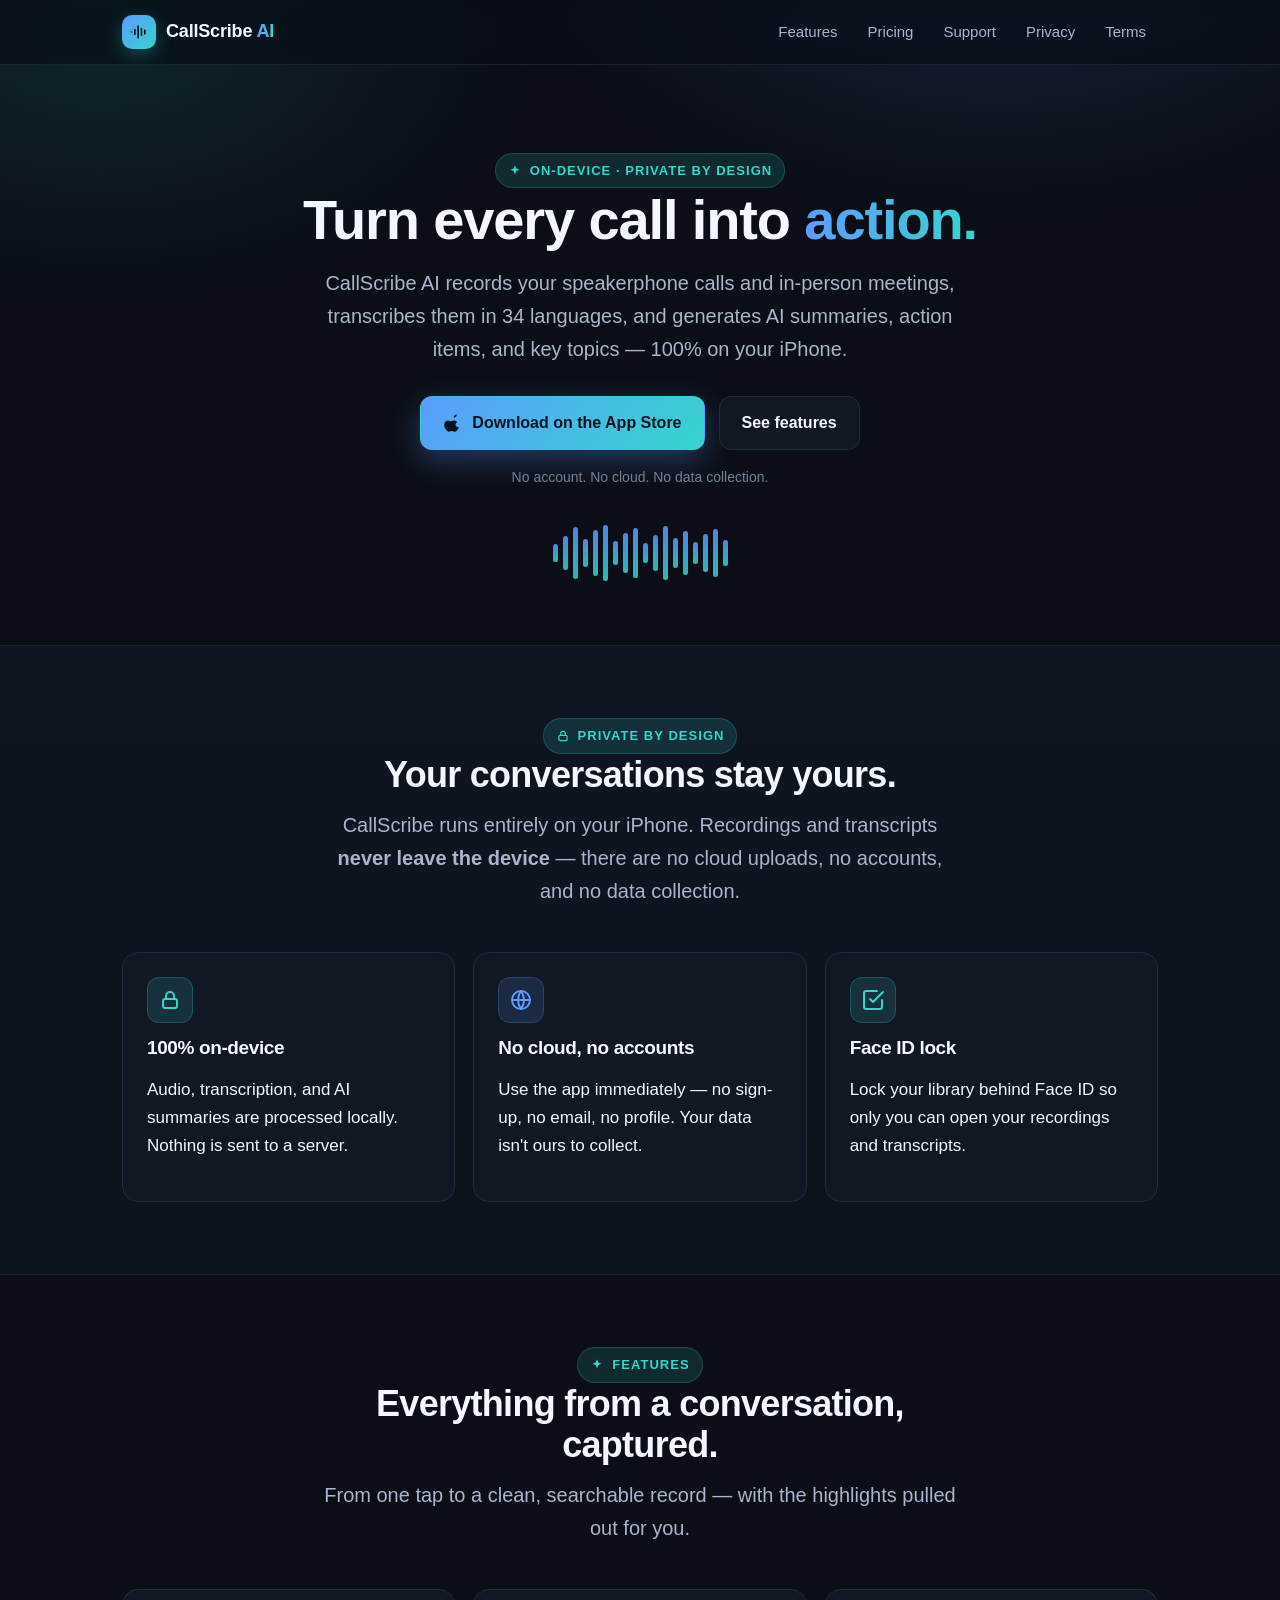
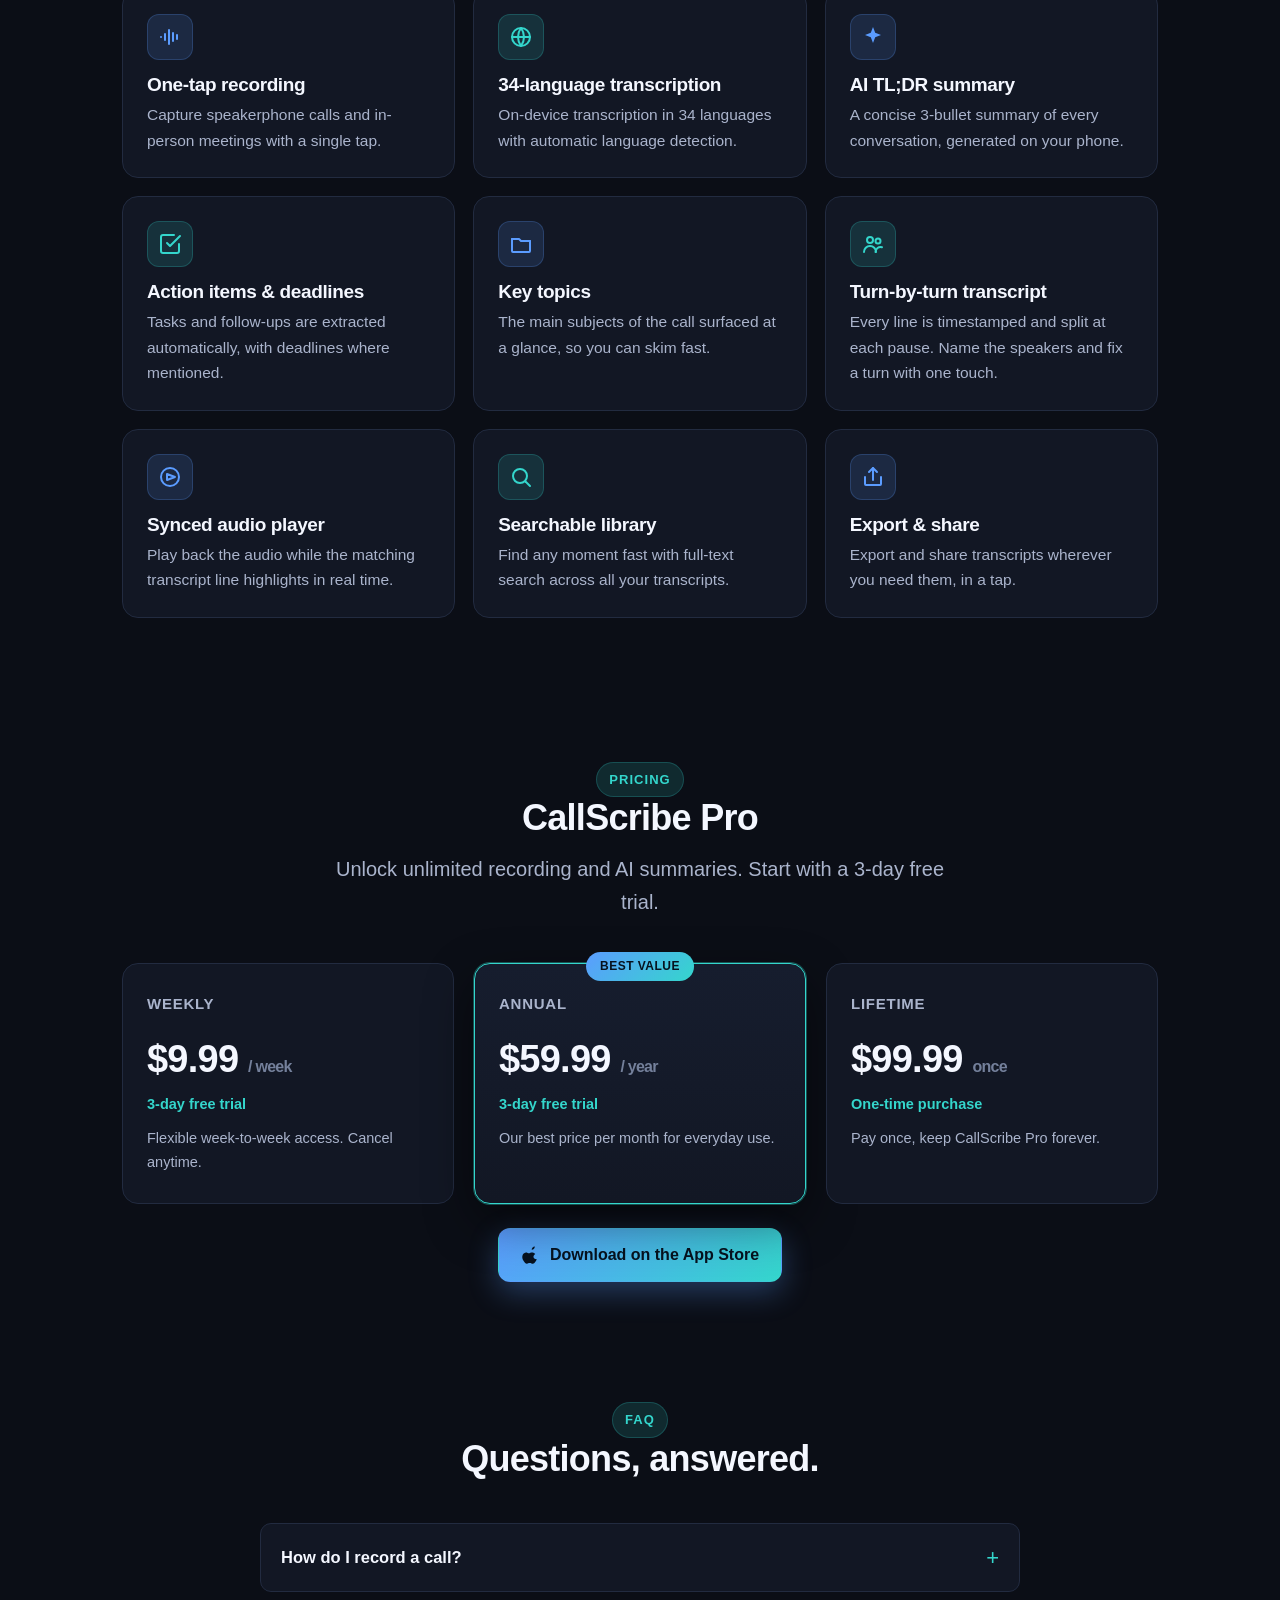
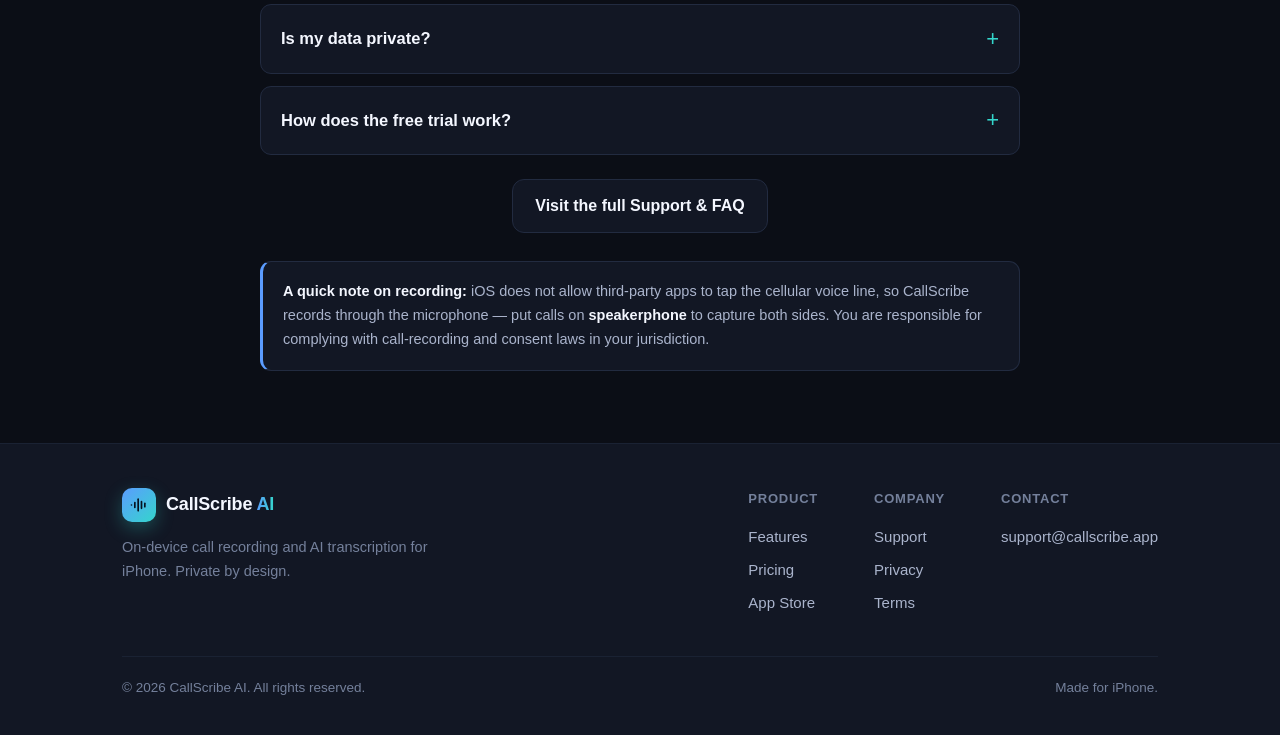
<file: index.html>
<!DOCTYPE html>
<html lang="en">
<head>
  <meta charset="UTF-8" />
  <meta name="viewport" content="width=device-width, initial-scale=1" />
  <title>CallScribe AI — Turn every call into action</title>
<!-- social share (og/twitter) -->
<meta property="og:type" content="website">
<meta property="og:site_name" content="Oshi Lab">
<meta property="og:title" content="CallScribe AI — Turn every call into action">
<meta property="og:description" content="On-device call recorder + AI transcription for iPhone — record calls, transcribe in 34 languages, get AI summaries. No cloud, no accounts.">
<meta property="og:url" content="https://lastoneparis.github.io/callscribe/">
<meta property="og:image" content="https://lastoneparis.github.io/callscribe/share.png">
<meta property="og:image:secure_url" content="https://lastoneparis.github.io/callscribe/share.png">
<meta property="og:image:type" content="image/png">
<meta property="og:image:width" content="1200">
<meta property="og:image:height" content="630">
<meta property="og:image:alt" content="CallScribe AI — Turn every call into action">
<meta name="twitter:card" content="summary_large_image">
<meta name="twitter:title" content="CallScribe AI — Turn every call into action">
<meta name="twitter:description" content="On-device call recorder + AI transcription for iPhone — record calls, transcribe in 34 languages, get AI summaries. No cloud, no accounts.">
<meta name="twitter:image" content="https://lastoneparis.github.io/callscribe/share.png">

  <meta name="description" content="On-device call recorder + AI transcription for iPhone. Record speakerphone calls and meetings, transcribe in 34 languages, get AI summaries and action items — 100% on your device. No cloud, no accounts." />
  <meta name="theme-color" content="#0b0e16" />
  <link rel="stylesheet" href="styles.css" />
</head>
<body>
  <header class="site-header">
    <div class="container nav">
      <a class="brand" href="index.html">
        <span class="logo-mark" aria-hidden="true">
          <svg viewBox="0 0 24 24" fill="none" stroke="#06121f" stroke-width="2" stroke-linecap="round">
            <line x1="3" y1="12" x2="3" y2="12"/><line x1="7" y1="9" x2="7" y2="15"/>
            <line x1="11" y1="5" x2="11" y2="19"/><line x1="15" y1="8" x2="15" y2="16"/>
            <line x1="19" y1="10" x2="19" y2="14"/>
          </svg>
        </span>
        <span>CallScribe <span class="accent">AI</span></span>
      </a>
      <nav class="nav-links" aria-label="Primary">
        <a href="index.html#features">Features</a>
        <a href="index.html#pricing">Pricing</a>
        <a href="support.html">Support</a>
        <a href="privacy.html">Privacy</a>
        <a href="terms.html">Terms</a>
      </nav>
    </div>
  </header>

  <main>
    <!-- HERO -->
    <section class="hero">
      <div class="container">
        <span class="eyebrow">
          <svg width="14" height="14" viewBox="0 0 24 24" fill="currentColor" aria-hidden="true"><path d="M12 2l2.2 5.8L20 10l-5.8 2.2L12 18l-2.2-5.8L4 10l5.8-2.2z"/></svg>
          On-device · Private by design
        </span>
        <h1>Turn every call into <span class="gradient-text">action.</span></h1>
        <p class="lead">
          CallScribe AI records your speakerphone calls and in-person meetings,
          transcribes them in 34 languages, and generates AI summaries, action
          items, and key topics — 100% on your iPhone.
        </p>
        <div class="hero-cta">
          <a class="btn btn-primary" href="#">
            <svg class="store-svg" viewBox="0 0 24 24" fill="#06121f" aria-hidden="true"><path d="M16.5 1.7c.1 1-.3 2-.9 2.7-.7.8-1.7 1.4-2.7 1.3-.1-1 .4-2 1-2.7.6-.8 1.7-1.3 2.6-1.3zM19 17c-.5 1.1-.7 1.6-1.3 2.6-.9 1.3-2.1 3-3.6 3-1.3 0-1.7-.9-3.5-.9s-2.2.8-3.5.9c-1.5.1-2.6-1.5-3.5-2.8C1.4 17 1 13.7 2.1 11.6c.9-1.6 2.4-2.6 4-2.7 1.3 0 2.5.9 3.3.9.8 0 2.3-1.1 3.9-.9.7 0 2.6.3 3.8 2-3.3 1.9-2.7 6.4 1.9 6.1z"/></svg>
            Download on the App Store
          </a>
          <a class="btn btn-ghost" href="#features">See features</a>
        </div>
        <p class="hero-note">No account. No cloud. No data collection.</p>
        <div class="waveform-deco" aria-hidden="true">
          <span style="height:18px"></span><span style="height:34px"></span>
          <span style="height:52px"></span><span style="height:28px"></span>
          <span style="height:46px"></span><span style="height:56px"></span>
          <span style="height:24px"></span><span style="height:40px"></span>
          <span style="height:50px"></span><span style="height:20px"></span>
          <span style="height:36px"></span><span style="height:54px"></span>
          <span style="height:30px"></span><span style="height:44px"></span>
          <span style="height:22px"></span><span style="height:38px"></span>
          <span style="height:48px"></span><span style="height:26px"></span>
        </div>
      </div>
    </section>

    <!-- TRUST -->
    <section class="trust" id="privacy-design">
      <div class="container">
        <div class="section-head">
          <span class="eyebrow">
            <svg width="14" height="14" viewBox="0 0 24 24" fill="none" stroke="currentColor" stroke-width="2" aria-hidden="true"><rect x="5" y="11" width="14" height="9" rx="2"/><path d="M8 11V8a4 4 0 0 1 8 0v3"/></svg>
            Private by design
          </span>
          <h2>Your conversations stay yours.</h2>
          <p class="lead">
            CallScribe runs entirely on your iPhone. Recordings and transcripts
            <strong>never leave the device</strong> — there are no cloud uploads,
            no accounts, and no data collection.
          </p>
        </div>
        <div class="trust-grid">
          <div class="trust-card">
            <span class="icon-badge teal" aria-hidden="true">
              <svg viewBox="0 0 24 24" fill="none" stroke="currentColor" stroke-width="2" stroke-linecap="round"><rect x="5" y="11" width="14" height="9" rx="2"/><path d="M8 11V8a4 4 0 0 1 8 0v3"/></svg>
            </span>
            <h3>100% on-device</h3>
            <p>Audio, transcription, and AI summaries are processed locally. Nothing is sent to a server.</p>
          </div>
          <div class="trust-card">
            <span class="icon-badge" aria-hidden="true">
              <svg viewBox="0 0 24 24" fill="none" stroke="currentColor" stroke-width="2" stroke-linecap="round" stroke-linejoin="round"><circle cx="12" cy="12" r="9"/><line x1="3" y1="12" x2="21" y2="12"/><path d="M12 3a15 15 0 0 1 0 18 15 15 0 0 1 0-18z"/></svg>
            </span>
            <h3>No cloud, no accounts</h3>
            <p>Use the app immediately — no sign-up, no email, no profile. Your data isn't ours to collect.</p>
          </div>
          <div class="trust-card">
            <span class="icon-badge teal" aria-hidden="true">
              <svg viewBox="0 0 24 24" fill="none" stroke="currentColor" stroke-width="2" stroke-linecap="round" stroke-linejoin="round"><path d="M9 11l3 3L22 4"/><path d="M21 12v7a2 2 0 0 1-2 2H5a2 2 0 0 1-2-2V5a2 2 0 0 1 2-2h11"/></svg>
            </span>
            <h3>Face ID lock</h3>
            <p>Lock your library behind Face ID so only you can open your recordings and transcripts.</p>
          </div>
        </div>
      </div>
    </section>

    <!-- FEATURES -->
    <section id="features">
      <div class="container">
        <div class="section-head">
          <span class="eyebrow">
            <svg width="14" height="14" viewBox="0 0 24 24" fill="currentColor" aria-hidden="true"><path d="M12 2l2.2 5.8L20 10l-5.8 2.2L12 18l-2.2-5.8L4 10l5.8-2.2z"/></svg>
            Features
          </span>
          <h2>Everything from a conversation, captured.</h2>
          <p class="lead">From one tap to a clean, searchable record — with the highlights pulled out for you.</p>
        </div>

        <div class="features-grid">
          <div class="feature-card">
            <span class="icon-badge" aria-hidden="true">
              <svg viewBox="0 0 24 24" fill="none" stroke="currentColor" stroke-width="2" stroke-linecap="round"><line x1="3" y1="12" x2="3" y2="12"/><line x1="7" y1="9" x2="7" y2="15"/><line x1="11" y1="5" x2="11" y2="19"/><line x1="15" y1="8" x2="15" y2="16"/><line x1="19" y1="10" x2="19" y2="14"/></svg>
            </span>
            <h3>One-tap recording</h3>
            <p>Capture speakerphone calls and in-person meetings with a single tap.</p>
          </div>
          <div class="feature-card">
            <span class="icon-badge teal" aria-hidden="true">
              <svg viewBox="0 0 24 24" fill="none" stroke="currentColor" stroke-width="2" stroke-linecap="round" stroke-linejoin="round"><circle cx="12" cy="12" r="9"/><line x1="3" y1="12" x2="21" y2="12"/><path d="M12 3a15 15 0 0 1 0 18 15 15 0 0 1 0-18z"/></svg>
            </span>
            <h3>34-language transcription</h3>
            <p>On-device transcription in 34 languages with automatic language detection.</p>
          </div>
          <div class="feature-card">
            <span class="icon-badge" aria-hidden="true">
              <svg viewBox="0 0 24 24" fill="currentColor" aria-hidden="true"><path d="M12 2l2.2 5.8L20 10l-5.8 2.2L12 18l-2.2-5.8L4 10l5.8-2.2z"/></svg>
            </span>
            <h3>AI TL;DR summary</h3>
            <p>A concise 3-bullet summary of every conversation, generated on your phone.</p>
          </div>
          <div class="feature-card">
            <span class="icon-badge teal" aria-hidden="true">
              <svg viewBox="0 0 24 24" fill="none" stroke="currentColor" stroke-width="2" stroke-linecap="round" stroke-linejoin="round"><path d="M9 11l3 3L22 4"/><path d="M21 12v7a2 2 0 0 1-2 2H5a2 2 0 0 1-2-2V5a2 2 0 0 1 2-2h11"/></svg>
            </span>
            <h3>Action items &amp; deadlines</h3>
            <p>Tasks and follow-ups are extracted automatically, with deadlines where mentioned.</p>
          </div>
          <div class="feature-card">
            <span class="icon-badge" aria-hidden="true">
              <svg viewBox="0 0 24 24" fill="none" stroke="currentColor" stroke-width="2" stroke-linecap="round" stroke-linejoin="round"><path d="M3 7h7l2 2h9"/><path d="M3 7v12a1 1 0 0 0 1 1h16a1 1 0 0 0 1-1V9"/></svg>
            </span>
            <h3>Key topics</h3>
            <p>The main subjects of the call surfaced at a glance, so you can skim fast.</p>
          </div>
          <div class="feature-card">
            <span class="icon-badge teal" aria-hidden="true">
              <svg viewBox="0 0 24 24" fill="none" stroke="currentColor" stroke-width="2" stroke-linecap="round" stroke-linejoin="round"><circle cx="9" cy="8" r="3"/><path d="M3 20a6 6 0 0 1 12 0"/><circle cx="17" cy="9" r="2.5"/><path d="M14.5 20a5 5 0 0 1 6.5-4.8"/></svg>
            </span>
            <h3>Turn-by-turn transcript</h3>
            <p>Every line is timestamped and split at each pause. Name the speakers and fix a turn with one touch.</p>
          </div>
          <div class="feature-card">
            <span class="icon-badge" aria-hidden="true">
              <svg viewBox="0 0 24 24" fill="none" stroke="currentColor" stroke-width="2" stroke-linecap="round" stroke-linejoin="round"><circle cx="12" cy="12" r="9"/><path d="M9 9l8 3-8 3z"/></svg>
            </span>
            <h3>Synced audio player</h3>
            <p>Play back the audio while the matching transcript line highlights in real time.</p>
          </div>
          <div class="feature-card">
            <span class="icon-badge teal" aria-hidden="true">
              <svg viewBox="0 0 24 24" fill="none" stroke="currentColor" stroke-width="2" stroke-linecap="round" stroke-linejoin="round"><circle cx="11" cy="11" r="7"/><line x1="21" y1="21" x2="16.5" y2="16.5"/></svg>
            </span>
            <h3>Searchable library</h3>
            <p>Find any moment fast with full-text search across all your transcripts.</p>
          </div>
          <div class="feature-card">
            <span class="icon-badge" aria-hidden="true">
              <svg viewBox="0 0 24 24" fill="none" stroke="currentColor" stroke-width="2" stroke-linecap="round" stroke-linejoin="round"><path d="M4 12v7a1 1 0 0 0 1 1h14a1 1 0 0 0 1-1v-7"/><polyline points="8 7 12 3 16 7"/><line x1="12" y1="3" x2="12" y2="15"/></svg>
            </span>
            <h3>Export &amp; share</h3>
            <p>Export and share transcripts wherever you need them, in a tap.</p>
          </div>
        </div>
      </div>
    </section>

    <!-- PRICING -->
    <section id="pricing">
      <div class="container">
        <div class="section-head">
          <span class="eyebrow">Pricing</span>
          <h2>CallScribe Pro</h2>
          <p class="lead">Unlock unlimited recording and AI summaries. Start with a 3-day free trial.</p>
        </div>

        <div class="pricing-grid">
          <div class="price-card">
            <div class="plan-name">Weekly</div>
            <div class="price">$9.99 <span>/ week</span></div>
            <div class="price-sub">3-day free trial</div>
            <p class="note">Flexible week-to-week access. Cancel anytime.</p>
          </div>
          <div class="price-card featured">
            <span class="price-badge">Best value</span>
            <div class="plan-name">Annual</div>
            <div class="price">$59.99 <span>/ year</span></div>
            <div class="price-sub">3-day free trial</div>
            <p class="note">Our best price per month for everyday use.</p>
          </div>
          <div class="price-card">
            <div class="plan-name">Lifetime</div>
            <div class="price">$99.99 <span>once</span></div>
            <div class="price-sub">One-time purchase</div>
            <p class="note">Pay once, keep CallScribe Pro forever.</p>
          </div>
        </div>

        <div class="center mt-24">
          <a class="btn btn-primary" href="#">
            <svg class="store-svg" viewBox="0 0 24 24" fill="#06121f" aria-hidden="true"><path d="M16.5 1.7c.1 1-.3 2-.9 2.7-.7.8-1.7 1.4-2.7 1.3-.1-1 .4-2 1-2.7.6-.8 1.7-1.3 2.6-1.3zM19 17c-.5 1.1-.7 1.6-1.3 2.6-.9 1.3-2.1 3-3.6 3-1.3 0-1.7-.9-3.5-.9s-2.2.8-3.5.9c-1.5.1-2.6-1.5-3.5-2.8C1.4 17 1 13.7 2.1 11.6c.9-1.6 2.4-2.6 4-2.7 1.3 0 2.5.9 3.3.9.8 0 2.3-1.1 3.9-.9.7 0 2.6.3 3.8 2-3.3 1.9-2.7 6.4 1.9 6.1z"/></svg>
            Download on the App Store
          </a>
        </div>
      </div>
    </section>

    <!-- FAQ TEASER -->
    <section class="section-tight" id="faq">
      <div class="container">
        <div class="section-head">
          <span class="eyebrow">FAQ</span>
          <h2>Questions, answered.</h2>
        </div>
        <div class="faq-list">
          <details class="faq">
            <summary>How do I record a call?</summary>
            <div class="faq-body">
              <p>Put your call on speakerphone, open CallScribe, and tap record. The app captures both sides through your iPhone's microphone, then transcribes and summarizes it on-device.</p>
            </div>
          </details>
          <details class="faq">
            <summary>Is my data private?</summary>
            <div class="faq-body">
              <p>Yes. Everything happens on your iPhone. Recordings and transcripts never leave the device — there are no cloud uploads, no accounts, and no data collection.</p>
            </div>
          </details>
          <details class="faq">
            <summary>How does the free trial work?</summary>
            <div class="faq-body">
              <p>The Weekly and Annual plans include a 3-day free trial. You won't be charged until the trial ends, and you can cancel anytime in your App Store settings. Lifetime is a one-time purchase.</p>
            </div>
          </details>
        </div>
        <div class="center mt-24">
          <a class="btn btn-ghost" href="support.html">Visit the full Support &amp; FAQ</a>
        </div>

        <p class="callout">
          <strong>A quick note on recording:</strong> iOS does not allow third-party apps to tap the
          cellular voice line, so CallScribe records through the microphone — put calls on
          <strong>speakerphone</strong> to capture both sides. You are responsible for complying with
          call-recording and consent laws in your jurisdiction.
        </p>
      </div>
    </section>
  </main>

  <footer class="site-footer">
    <div class="container">
      <div class="footer-grid">
        <div class="footer-brand">
          <a class="brand" href="index.html">
            <span class="logo-mark" aria-hidden="true">
              <svg viewBox="0 0 24 24" fill="none" stroke="#06121f" stroke-width="2" stroke-linecap="round"><line x1="3" y1="12" x2="3" y2="12"/><line x1="7" y1="9" x2="7" y2="15"/><line x1="11" y1="5" x2="11" y2="19"/><line x1="15" y1="8" x2="15" y2="16"/><line x1="19" y1="10" x2="19" y2="14"/></svg>
            </span>
            <span>CallScribe <span class="accent">AI</span></span>
          </a>
          <p>On-device call recording and AI transcription for iPhone. Private by design.</p>
        </div>
        <div class="footer-links">
          <div class="footer-col">
            <h4>Product</h4>
            <a href="index.html#features">Features</a>
            <a href="index.html#pricing">Pricing</a>
            <a href="#">App Store</a>
          </div>
          <div class="footer-col">
            <h4>Company</h4>
            <a href="support.html">Support</a>
            <a href="privacy.html">Privacy</a>
            <a href="terms.html">Terms</a>
          </div>
          <div class="footer-col">
            <h4>Contact</h4>
            <a href="mailto:support@callscribe.app">support@callscribe.app</a>
          </div>
        </div>
      </div>
      <div class="footer-bottom">
        <span>&copy; 2026 CallScribe AI. All rights reserved.</span>
        <span>Made for iPhone.</span>
      </div>
    </div>
  </footer>
</body>
</html>
</file>
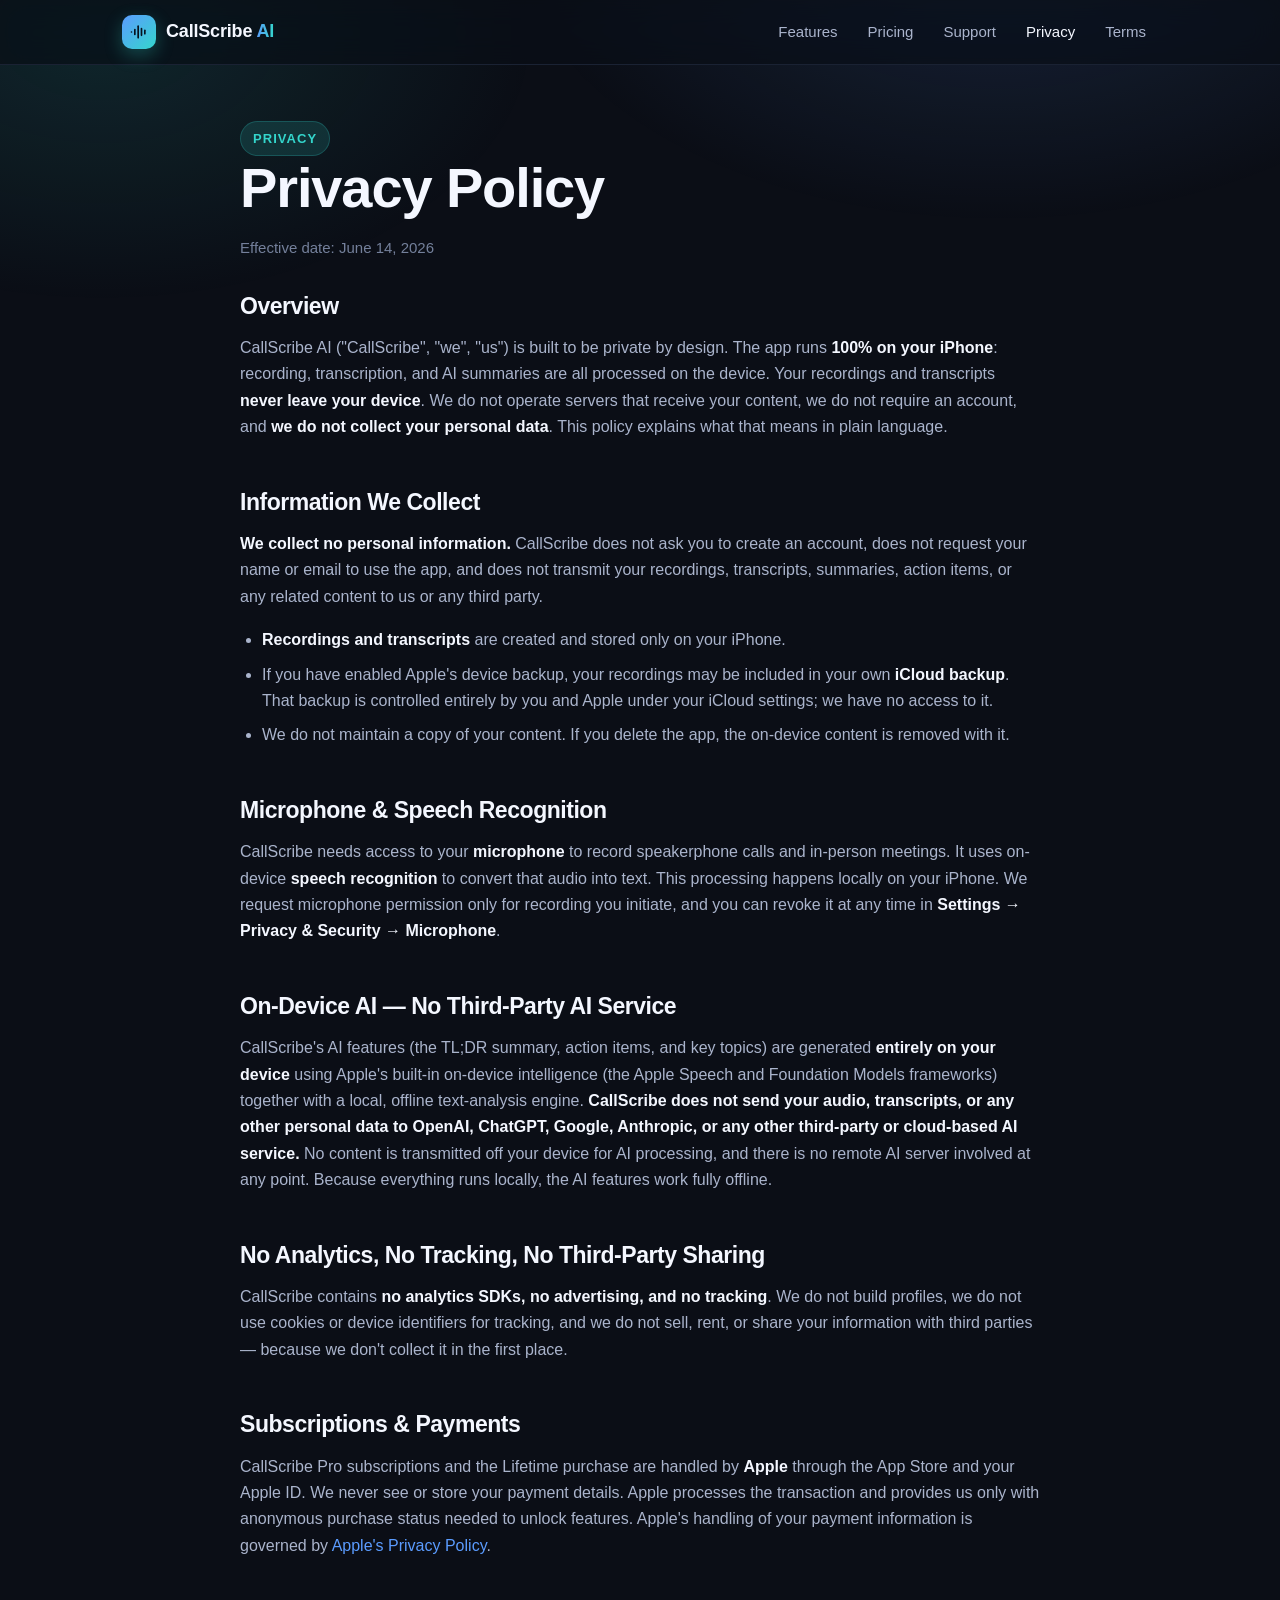
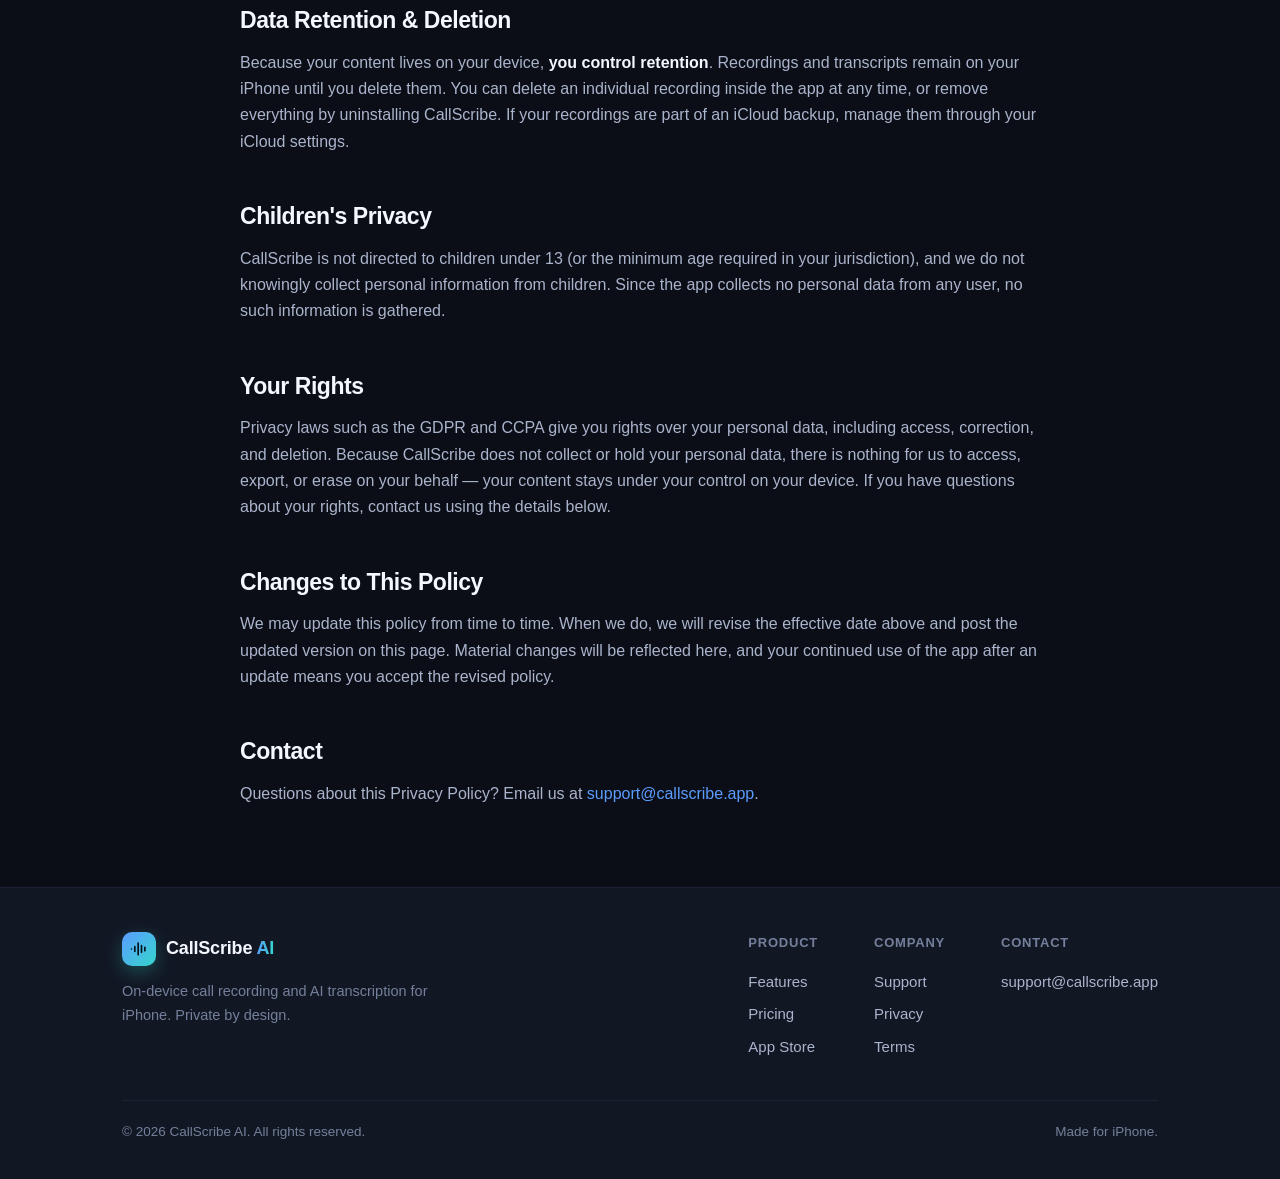
<file: privacy.html>
<!DOCTYPE html>
<html lang="en">
<head>
  <meta charset="UTF-8" />
  <meta name="viewport" content="width=device-width, initial-scale=1" />
  <title>Privacy Policy — CallScribe AI</title>
<!-- social share (og/twitter) -->
<meta property="og:type" content="website">
<meta property="og:site_name" content="Oshi Lab">
<meta property="og:title" content="Privacy Policy — CallScribe AI">
<meta property="og:description" content="CallScribe AI privacy policy — an on-device app that collects no data; recordings and transcripts never leave your iPhone.">
<meta property="og:url" content="https://lastoneparis.github.io/callscribe/privacy.html">
<meta property="og:image" content="https://lastoneparis.github.io/callscribe/share.png">
<meta property="og:image:secure_url" content="https://lastoneparis.github.io/callscribe/share.png">
<meta property="og:image:type" content="image/png">
<meta property="og:image:width" content="1200">
<meta property="og:image:height" content="630">
<meta property="og:image:alt" content="Privacy Policy — CallScribe AI">
<meta name="twitter:card" content="summary_large_image">
<meta name="twitter:title" content="Privacy Policy — CallScribe AI">
<meta name="twitter:description" content="CallScribe AI privacy policy — an on-device app that collects no data; recordings and transcripts never leave your iPhone.">
<meta name="twitter:image" content="https://lastoneparis.github.io/callscribe/share.png">

  <meta name="description" content="CallScribe AI privacy policy. CallScribe is an on-device app that collects no data — recordings and transcripts never leave your iPhone." />
  <meta name="theme-color" content="#0b0e16" />
  <link rel="stylesheet" href="styles.css" />
</head>
<body>
  <header class="site-header">
    <div class="container nav">
      <a class="brand" href="index.html">
        <span class="logo-mark" aria-hidden="true">
          <svg viewBox="0 0 24 24" fill="none" stroke="#06121f" stroke-width="2" stroke-linecap="round"><line x1="3" y1="12" x2="3" y2="12"/><line x1="7" y1="9" x2="7" y2="15"/><line x1="11" y1="5" x2="11" y2="19"/><line x1="15" y1="8" x2="15" y2="16"/><line x1="19" y1="10" x2="19" y2="14"/></svg>
        </span>
        <span>CallScribe <span class="accent">AI</span></span>
      </a>
      <nav class="nav-links" aria-label="Primary">
        <a href="index.html#features">Features</a>
        <a href="index.html#pricing">Pricing</a>
        <a href="support.html">Support</a>
        <a href="privacy.html" class="active">Privacy</a>
        <a href="terms.html">Terms</a>
      </nav>
    </div>
  </header>

  <main>
    <div class="container">
      <article class="doc">
        <span class="eyebrow">Privacy</span>
        <h1>Privacy Policy</h1>
        <p class="eff-date">Effective date: June 14, 2026</p>

        <h2>Overview</h2>
        <p>
          CallScribe AI ("CallScribe", "we", "us") is built to be private by design. The app runs
          <strong>100% on your iPhone</strong>: recording, transcription, and AI summaries are all
          processed on the device. Your recordings and transcripts <strong>never leave your device</strong>.
          We do not operate servers that receive your content, we do not require an account, and
          <strong>we do not collect your personal data</strong>. This policy explains what that means in plain language.
        </p>

        <h2>Information We Collect</h2>
        <p>
          <strong>We collect no personal information.</strong> CallScribe does not ask you to create an
          account, does not request your name or email to use the app, and does not transmit your
          recordings, transcripts, summaries, action items, or any related content to us or any third party.
        </p>
        <ul>
          <li><strong>Recordings and transcripts</strong> are created and stored only on your iPhone.</li>
          <li>If you have enabled Apple's device backup, your recordings may be included in your own
            <strong>iCloud backup</strong>. That backup is controlled entirely by you and Apple under your
            iCloud settings; we have no access to it.</li>
          <li>We do not maintain a copy of your content. If you delete the app, the on-device content is removed with it.</li>
        </ul>

        <h2>Microphone &amp; Speech Recognition</h2>
        <p>
          CallScribe needs access to your <strong>microphone</strong> to record speakerphone calls and
          in-person meetings. It uses on-device <strong>speech recognition</strong> to convert that audio
          into text. This processing happens locally on your iPhone. We request microphone permission only
          for recording you initiate, and you can revoke it at any time in <strong>Settings → Privacy &amp;
          Security → Microphone</strong>.
        </p>

        <h2>On-Device AI — No Third-Party AI Service</h2>
        <p>
          CallScribe's AI features (the TL;DR summary, action items, and key topics) are generated
          <strong>entirely on your device</strong> using Apple's built-in on-device intelligence
          (the Apple Speech and Foundation Models frameworks) together with a local, offline
          text-analysis engine. <strong>CallScribe does not send your audio, transcripts, or any
          other personal data to OpenAI, ChatGPT, Google, Anthropic, or any other third-party or
          cloud-based AI service.</strong> No content is transmitted off your device for AI
          processing, and there is no remote AI server involved at any point. Because everything runs
          locally, the AI features work fully offline.
        </p>

        <h2>No Analytics, No Tracking, No Third-Party Sharing</h2>
        <p>
          CallScribe contains <strong>no analytics SDKs, no advertising, and no tracking</strong>. We do not
          build profiles, we do not use cookies or device identifiers for tracking, and we do not sell, rent,
          or share your information with third parties — because we don't collect it in the first place.
        </p>

        <h2>Subscriptions &amp; Payments</h2>
        <p>
          CallScribe Pro subscriptions and the Lifetime purchase are handled by <strong>Apple</strong> through
          the App Store and your Apple ID. We never see or store your payment details. Apple processes the
          transaction and provides us only with anonymous purchase status needed to unlock features.
          Apple's handling of your payment information is governed by
          <a href="https://www.apple.com/legal/privacy/" target="_blank" rel="noopener">Apple's Privacy Policy</a>.
        </p>

        <h2>Data Retention &amp; Deletion</h2>
        <p>
          Because your content lives on your device, <strong>you control retention</strong>. Recordings and
          transcripts remain on your iPhone until you delete them. You can delete an individual recording
          inside the app at any time, or remove everything by uninstalling CallScribe. If your recordings are
          part of an iCloud backup, manage them through your iCloud settings.
        </p>

        <h2>Children's Privacy</h2>
        <p>
          CallScribe is not directed to children under 13 (or the minimum age required in your jurisdiction),
          and we do not knowingly collect personal information from children. Since the app collects no
          personal data from any user, no such information is gathered.
        </p>

        <h2>Your Rights</h2>
        <p>
          Privacy laws such as the GDPR and CCPA give you rights over your personal data, including access,
          correction, and deletion. Because CallScribe does not collect or hold your personal data, there is
          nothing for us to access, export, or erase on your behalf — your content stays under your control on
          your device. If you have questions about your rights, contact us using the details below.
        </p>

        <h2>Changes to This Policy</h2>
        <p>
          We may update this policy from time to time. When we do, we will revise the effective date above and
          post the updated version on this page. Material changes will be reflected here, and your continued use
          of the app after an update means you accept the revised policy.
        </p>

        <h2>Contact</h2>
        <p>
          Questions about this Privacy Policy? Email us at
          <a href="mailto:support@callscribe.app">support@callscribe.app</a>.
        </p>
      </article>
    </div>
  </main>

  <footer class="site-footer">
    <div class="container">
      <div class="footer-grid">
        <div class="footer-brand">
          <a class="brand" href="index.html">
            <span class="logo-mark" aria-hidden="true">
              <svg viewBox="0 0 24 24" fill="none" stroke="#06121f" stroke-width="2" stroke-linecap="round"><line x1="3" y1="12" x2="3" y2="12"/><line x1="7" y1="9" x2="7" y2="15"/><line x1="11" y1="5" x2="11" y2="19"/><line x1="15" y1="8" x2="15" y2="16"/><line x1="19" y1="10" x2="19" y2="14"/></svg>
            </span>
            <span>CallScribe <span class="accent">AI</span></span>
          </a>
          <p>On-device call recording and AI transcription for iPhone. Private by design.</p>
        </div>
        <div class="footer-links">
          <div class="footer-col">
            <h4>Product</h4>
            <a href="index.html#features">Features</a>
            <a href="index.html#pricing">Pricing</a>
            <a href="#">App Store</a>
          </div>
          <div class="footer-col">
            <h4>Company</h4>
            <a href="support.html">Support</a>
            <a href="privacy.html">Privacy</a>
            <a href="terms.html">Terms</a>
          </div>
          <div class="footer-col">
            <h4>Contact</h4>
            <a href="mailto:support@callscribe.app">support@callscribe.app</a>
          </div>
        </div>
      </div>
      <div class="footer-bottom">
        <span>&copy; 2026 CallScribe AI. All rights reserved.</span>
        <span>Made for iPhone.</span>
      </div>
    </div>
  </footer>
</body>
</html>
</file>
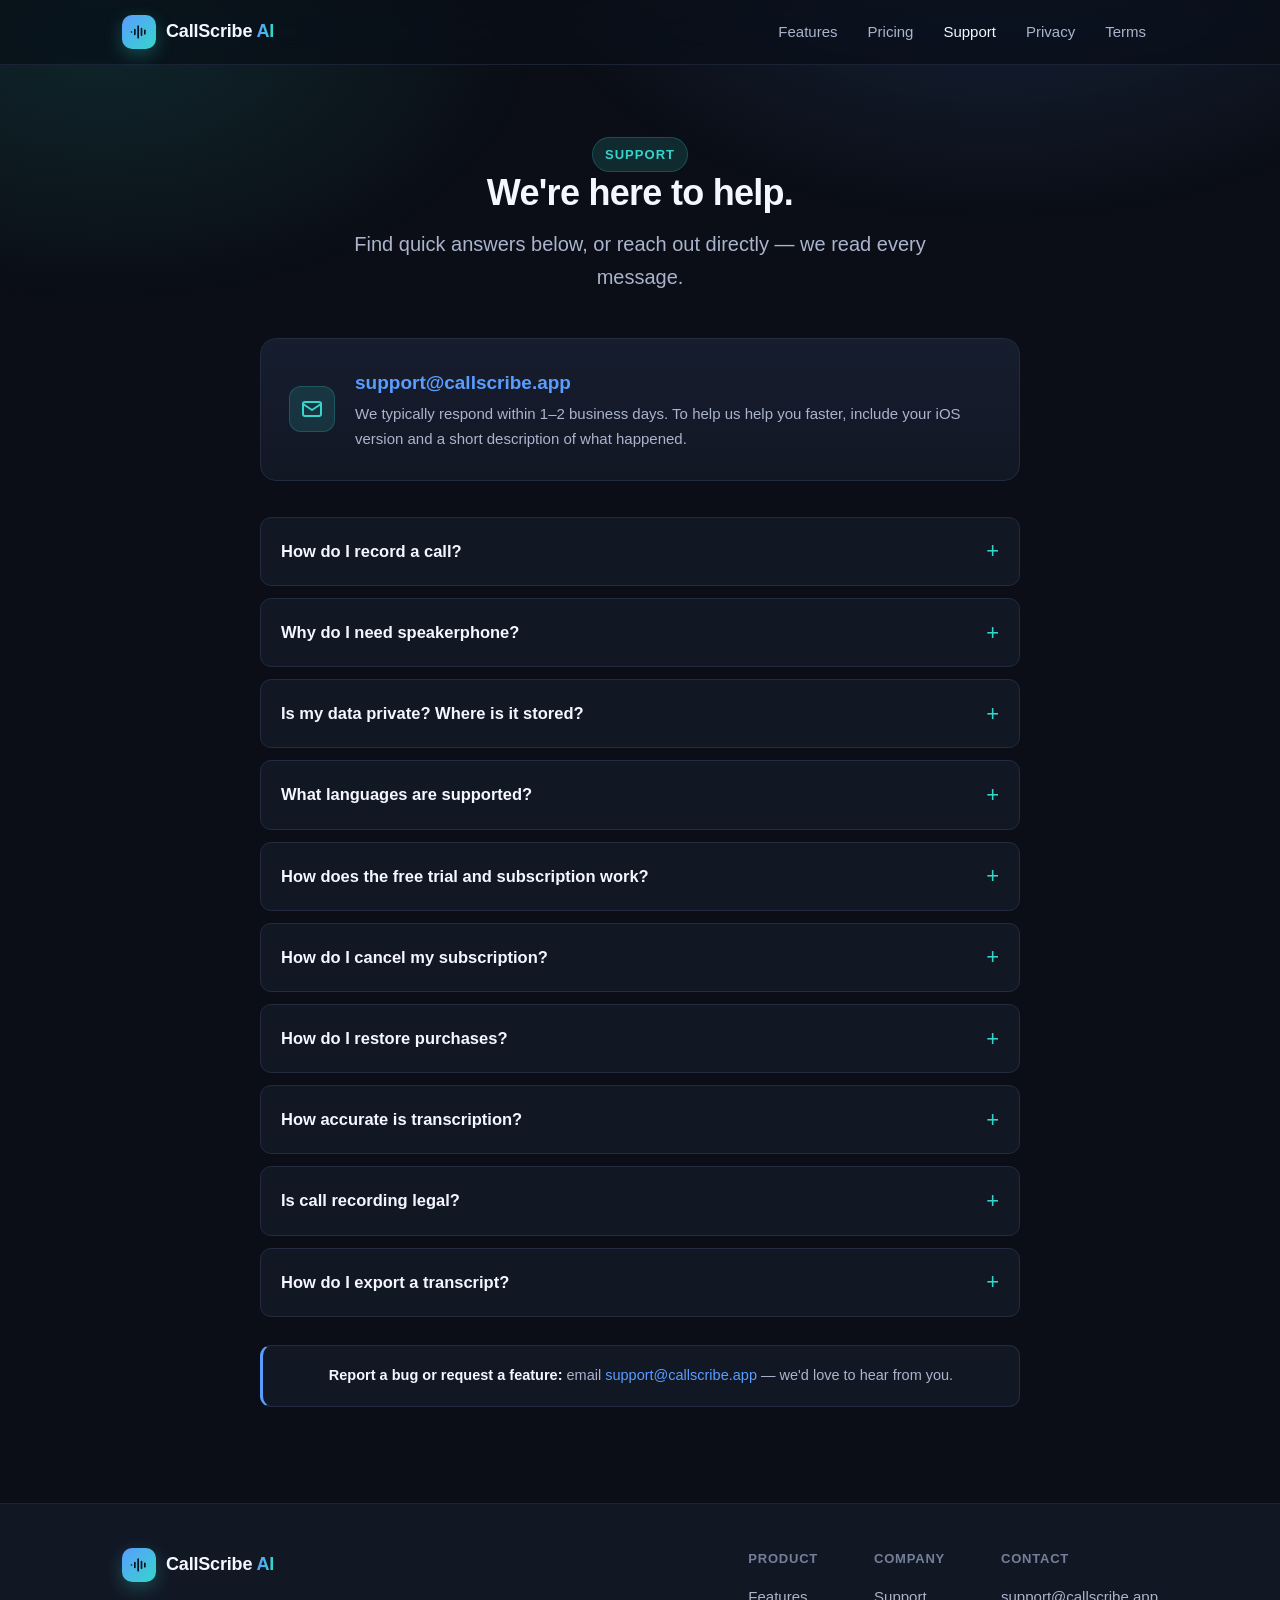
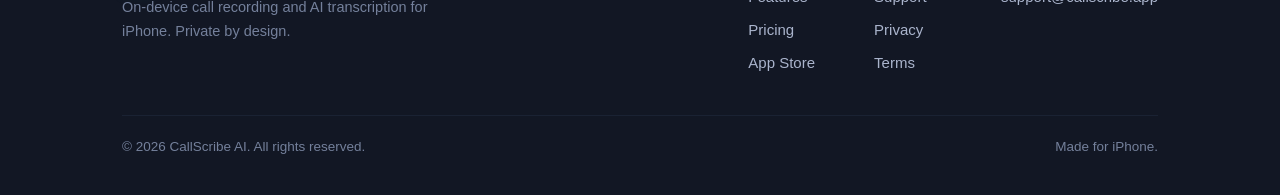
<file: support.html>
<!DOCTYPE html>
<html lang="en">
<head>
  <meta charset="UTF-8" />
  <meta name="viewport" content="width=device-width, initial-scale=1" />
  <title>Support — CallScribe AI</title>
<!-- social share (og/twitter) -->
<meta property="og:type" content="website">
<meta property="og:site_name" content="Oshi Lab">
<meta property="og:title" content="Support — CallScribe AI">
<meta property="og:description" content="CallScribe AI support and FAQ — recording, privacy, languages, subscriptions and more.">
<meta property="og:url" content="https://lastoneparis.github.io/callscribe/support.html">
<meta property="og:image" content="https://lastoneparis.github.io/callscribe/share.png">
<meta property="og:image:secure_url" content="https://lastoneparis.github.io/callscribe/share.png">
<meta property="og:image:type" content="image/png">
<meta property="og:image:width" content="1200">
<meta property="og:image:height" content="630">
<meta property="og:image:alt" content="Support — CallScribe AI">
<meta name="twitter:card" content="summary_large_image">
<meta name="twitter:title" content="Support — CallScribe AI">
<meta name="twitter:description" content="CallScribe AI support and FAQ — recording, privacy, languages, subscriptions and more.">
<meta name="twitter:image" content="https://lastoneparis.github.io/callscribe/share.png">

  <meta name="description" content="CallScribe AI support and FAQ. Contact us at support@callscribe.app and find answers about recording, privacy, languages, subscriptions, and more." />
  <meta name="theme-color" content="#0b0e16" />
  <link rel="stylesheet" href="styles.css" />
</head>
<body>
  <header class="site-header">
    <div class="container nav">
      <a class="brand" href="index.html">
        <span class="logo-mark" aria-hidden="true">
          <svg viewBox="0 0 24 24" fill="none" stroke="#06121f" stroke-width="2" stroke-linecap="round"><line x1="3" y1="12" x2="3" y2="12"/><line x1="7" y1="9" x2="7" y2="15"/><line x1="11" y1="5" x2="11" y2="19"/><line x1="15" y1="8" x2="15" y2="16"/><line x1="19" y1="10" x2="19" y2="14"/></svg>
        </span>
        <span>CallScribe <span class="accent">AI</span></span>
      </a>
      <nav class="nav-links" aria-label="Primary">
        <a href="index.html#features">Features</a>
        <a href="index.html#pricing">Pricing</a>
        <a href="support.html" class="active">Support</a>
        <a href="privacy.html">Privacy</a>
        <a href="terms.html">Terms</a>
      </nav>
    </div>
  </header>

  <main>
    <section>
      <div class="container">
        <div class="section-head">
          <span class="eyebrow">Support</span>
          <h2>We're here to help.</h2>
          <p class="lead">Find quick answers below, or reach out directly — we read every message.</p>
        </div>

        <div class="contact-card">
          <span class="icon-badge teal" aria-hidden="true">
            <svg viewBox="0 0 24 24" fill="none" stroke="currentColor" stroke-width="2" stroke-linecap="round" stroke-linejoin="round"><rect x="3" y="5" width="18" height="14" rx="2"/><path d="M3 7l9 6 9-6"/></svg>
          </span>
          <div class="contact-text">
            <a class="email" href="mailto:support@callscribe.app">support@callscribe.app</a>
            <p>We typically respond within 1–2 business days. To help us help you faster, include your iOS version and a short description of what happened.</p>
          </div>
        </div>

        <div class="faq-list">
          <details class="faq">
            <summary>How do I record a call?</summary>
            <div class="faq-body">
              <p>Put the call on <strong>speakerphone</strong>, open CallScribe AI, and tap the record button. The app captures both sides through your iPhone's microphone. You can also record in-person meetings the same way. When you stop, CallScribe transcribes and summarizes the recording right on your device.</p>
            </div>
          </details>

          <details class="faq">
            <summary>Why do I need speakerphone?</summary>
            <div class="faq-body">
              <p>iOS does not allow third-party apps to tap into the cellular voice line, so no third-party app can record the call audio directly. CallScribe records through the microphone instead — putting the call on speakerphone lets the mic pick up both you and the other person clearly.</p>
            </div>
          </details>

          <details class="faq">
            <summary>Is my data private? Where is it stored?</summary>
            <div class="faq-body">
              <p>Your data stays on your iPhone. Recording, transcription, and AI summaries all run <strong>100% on-device</strong>. Recordings and transcripts <strong>never leave your device</strong> — there are no cloud uploads, no accounts, and no data collection. Your recordings are stored locally on your iPhone (and, if you choose, in your own iCloud device backup, which is controlled by Apple and your settings). Add a Face ID lock to keep your library private.</p>
            </div>
          </details>

          <details class="faq">
            <summary>What languages are supported?</summary>
            <div class="faq-body">
              <p>CallScribe transcribes in <strong>34 languages</strong>, with automatic language detection so you usually don't need to set anything. Transcription accuracy varies by language, audio quality, and accent.</p>
            </div>
          </details>

          <details class="faq">
            <summary>How does the free trial and subscription work?</summary>
            <div class="faq-body">
              <p>CallScribe Pro is available as a <strong>Weekly</strong> plan at $9.99 (with a 3-day free trial), an <strong>Annual</strong> plan at $59.99 (with a 3-day free trial — our best value), or a one-time <strong>Lifetime</strong> purchase at $99.99. With the trial plans, you won't be charged until the 3-day trial ends. Subscriptions are billed to your Apple ID and auto-renew unless cancelled at least 24 hours before the end of the current period.</p>
            </div>
          </details>

          <details class="faq">
            <summary>How do I cancel my subscription?</summary>
            <div class="faq-body">
              <p>Subscriptions are managed by Apple. On your iPhone, open <strong>Settings → [your name] → Subscriptions</strong>, select CallScribe AI, and tap Cancel. To avoid the next charge, cancel at least 24 hours before your current period (or trial) ends. The Lifetime purchase is one-time and has nothing to cancel.</p>
            </div>
          </details>

          <details class="faq">
            <summary>How do I restore purchases?</summary>
            <div class="faq-body">
              <p>If you reinstall the app or get a new iPhone, open CallScribe AI, go to the paywall or settings, and tap <strong>Restore Purchases</strong>. Make sure you're signed in with the same Apple ID you used to purchase. Apple will restore your active subscription or Lifetime purchase.</p>
            </div>
          </details>

          <details class="faq">
            <summary>How accurate is transcription?</summary>
            <div class="faq-body">
              <p>On-device transcription is very good in clear conditions, but it isn't perfect. Accuracy depends on audio quality, background noise, accents, overlapping speakers, and the language. AI summaries and action items are generated automatically and may occasionally be incomplete or incorrect, so review important details against the audio.</p>
            </div>
          </details>

          <details class="faq">
            <summary>Is call recording legal?</summary>
            <div class="faq-body">
              <p>Call-recording and consent laws vary by country, state, and region. Some places require all parties to consent before a call is recorded. <strong>You are responsible for understanding and complying with the laws that apply to you</strong> and for obtaining any required consent. CallScribe is a tool; how you use it is up to you.</p>
            </div>
          </details>

          <details class="faq">
            <summary>How do I export a transcript?</summary>
            <div class="faq-body">
              <p>Open the recording in your library, tap the share or export button, and choose where to send the transcript. You can share it through the standard iOS share sheet — to Messages, Mail, Notes, or any compatible app.</p>
            </div>
          </details>
        </div>

        <p class="callout center">
          <strong>Report a bug or request a feature:</strong> email
          <a href="mailto:support@callscribe.app">support@callscribe.app</a> — we'd love to hear from you.
        </p>
      </div>
    </section>
  </main>

  <footer class="site-footer">
    <div class="container">
      <div class="footer-grid">
        <div class="footer-brand">
          <a class="brand" href="index.html">
            <span class="logo-mark" aria-hidden="true">
              <svg viewBox="0 0 24 24" fill="none" stroke="#06121f" stroke-width="2" stroke-linecap="round"><line x1="3" y1="12" x2="3" y2="12"/><line x1="7" y1="9" x2="7" y2="15"/><line x1="11" y1="5" x2="11" y2="19"/><line x1="15" y1="8" x2="15" y2="16"/><line x1="19" y1="10" x2="19" y2="14"/></svg>
            </span>
            <span>CallScribe <span class="accent">AI</span></span>
          </a>
          <p>On-device call recording and AI transcription for iPhone. Private by design.</p>
        </div>
        <div class="footer-links">
          <div class="footer-col">
            <h4>Product</h4>
            <a href="index.html#features">Features</a>
            <a href="index.html#pricing">Pricing</a>
            <a href="#">App Store</a>
          </div>
          <div class="footer-col">
            <h4>Company</h4>
            <a href="support.html">Support</a>
            <a href="privacy.html">Privacy</a>
            <a href="terms.html">Terms</a>
          </div>
          <div class="footer-col">
            <h4>Contact</h4>
            <a href="mailto:support@callscribe.app">support@callscribe.app</a>
          </div>
        </div>
      </div>
      <div class="footer-bottom">
        <span>&copy; 2026 CallScribe AI. All rights reserved.</span>
        <span>Made for iPhone.</span>
      </div>
    </div>
  </footer>
</body>
</html>
</file>
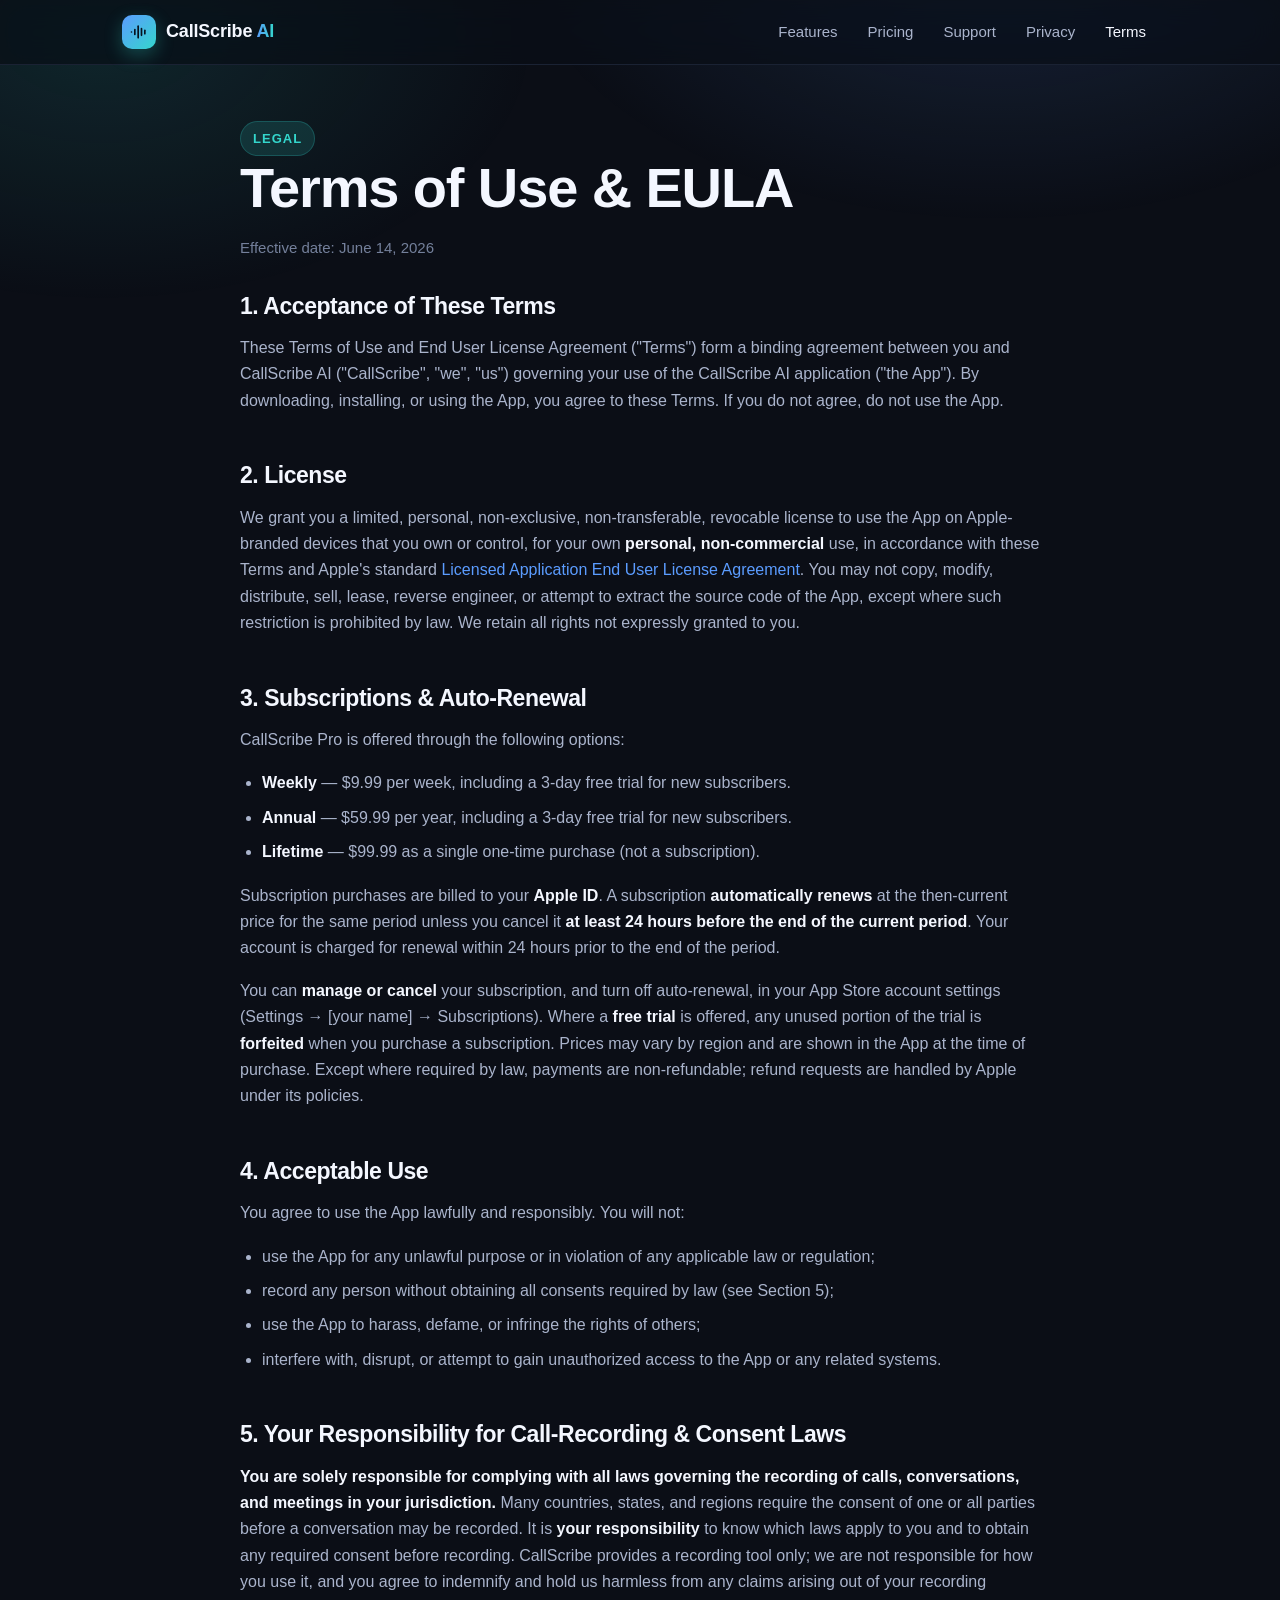
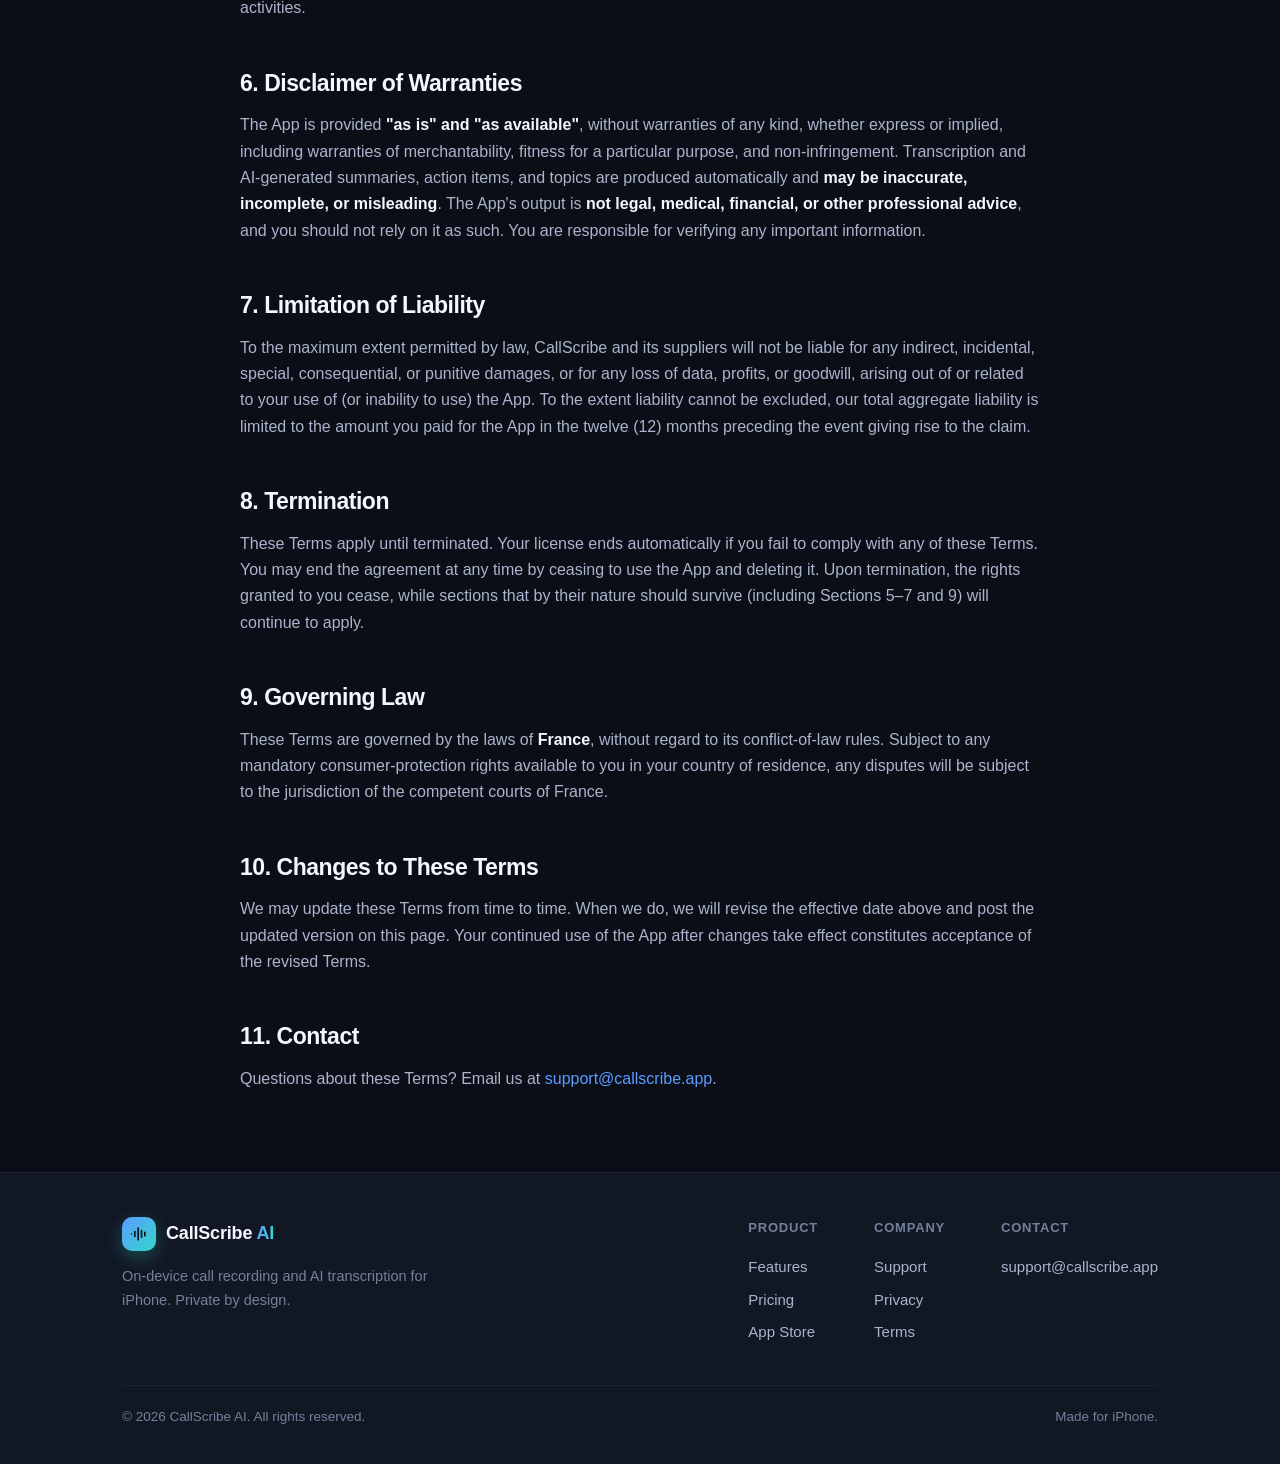
<file: terms.html>
<!DOCTYPE html>
<html lang="en">
<head>
  <meta charset="UTF-8" />
  <meta name="viewport" content="width=device-width, initial-scale=1" />
  <title>Terms of Use — CallScribe AI</title>
<!-- social share (og/twitter) -->
<meta property="og:type" content="website">
<meta property="og:site_name" content="Oshi Lab">
<meta property="og:title" content="Terms of Use — CallScribe AI">
<meta property="og:description" content="CallScribe AI Terms of Use and EULA, covering subscriptions, acceptable use and call-recording consent.">
<meta property="og:url" content="https://lastoneparis.github.io/callscribe/terms.html">
<meta property="og:image" content="https://lastoneparis.github.io/callscribe/share.png">
<meta property="og:image:secure_url" content="https://lastoneparis.github.io/callscribe/share.png">
<meta property="og:image:type" content="image/png">
<meta property="og:image:width" content="1200">
<meta property="og:image:height" content="630">
<meta property="og:image:alt" content="Terms of Use — CallScribe AI">
<meta name="twitter:card" content="summary_large_image">
<meta name="twitter:title" content="Terms of Use — CallScribe AI">
<meta name="twitter:description" content="CallScribe AI Terms of Use and EULA, covering subscriptions, acceptable use and call-recording consent.">
<meta name="twitter:image" content="https://lastoneparis.github.io/callscribe/share.png">

  <meta name="description" content="CallScribe AI Terms of Use and End User License Agreement, covering subscriptions, acceptable use, your responsibility for call-recording consent laws, and more." />
  <meta name="theme-color" content="#0b0e16" />
  <link rel="stylesheet" href="styles.css" />
</head>
<body>
  <header class="site-header">
    <div class="container nav">
      <a class="brand" href="index.html">
        <span class="logo-mark" aria-hidden="true">
          <svg viewBox="0 0 24 24" fill="none" stroke="#06121f" stroke-width="2" stroke-linecap="round"><line x1="3" y1="12" x2="3" y2="12"/><line x1="7" y1="9" x2="7" y2="15"/><line x1="11" y1="5" x2="11" y2="19"/><line x1="15" y1="8" x2="15" y2="16"/><line x1="19" y1="10" x2="19" y2="14"/></svg>
        </span>
        <span>CallScribe <span class="accent">AI</span></span>
      </a>
      <nav class="nav-links" aria-label="Primary">
        <a href="index.html#features">Features</a>
        <a href="index.html#pricing">Pricing</a>
        <a href="support.html">Support</a>
        <a href="privacy.html">Privacy</a>
        <a href="terms.html" class="active">Terms</a>
      </nav>
    </div>
  </header>

  <main>
    <div class="container">
      <article class="doc">
        <span class="eyebrow">Legal</span>
        <h1>Terms of Use &amp; EULA</h1>
        <p class="eff-date">Effective date: June 14, 2026</p>

        <h2>1. Acceptance of These Terms</h2>
        <p>
          These Terms of Use and End User License Agreement ("Terms") form a binding agreement between you and
          CallScribe AI ("CallScribe", "we", "us") governing your use of the CallScribe AI application
          ("the App"). By downloading, installing, or using the App, you agree to these Terms. If you do not
          agree, do not use the App.
        </p>

        <h2>2. License</h2>
        <p>
          We grant you a limited, personal, non-exclusive, non-transferable, revocable license to use the App
          on Apple-branded devices that you own or control, for your own <strong>personal, non-commercial</strong>
          use, in accordance with these Terms and Apple's standard
          <a href="https://www.apple.com/legal/internet-services/itunes/dev/stdeula/" target="_blank" rel="noopener">Licensed Application End User License Agreement</a>.
          You may not copy, modify, distribute, sell, lease, reverse engineer, or attempt to extract the source
          code of the App, except where such restriction is prohibited by law. We retain all rights not
          expressly granted to you.
        </p>

        <h2>3. Subscriptions &amp; Auto-Renewal</h2>
        <p>CallScribe Pro is offered through the following options:</p>
        <ul>
          <li><strong>Weekly</strong> — $9.99 per week, including a 3-day free trial for new subscribers.</li>
          <li><strong>Annual</strong> — $59.99 per year, including a 3-day free trial for new subscribers.</li>
          <li><strong>Lifetime</strong> — $99.99 as a single one-time purchase (not a subscription).</li>
        </ul>
        <p>
          Subscription purchases are billed to your <strong>Apple ID</strong>. A subscription
          <strong>automatically renews</strong> at the then-current price for the same period unless you cancel
          it <strong>at least 24 hours before the end of the current period</strong>. Your account is charged for
          renewal within 24 hours prior to the end of the period.
        </p>
        <p>
          You can <strong>manage or cancel</strong> your subscription, and turn off auto-renewal, in your App
          Store account settings (Settings → [your name] → Subscriptions). Where a <strong>free trial</strong>
          is offered, any unused portion of the trial is <strong>forfeited</strong> when you purchase a
          subscription. Prices may vary by region and are shown in the App at the time of purchase. Except where
          required by law, payments are non-refundable; refund requests are handled by Apple under its policies.
        </p>

        <h2>4. Acceptable Use</h2>
        <p>You agree to use the App lawfully and responsibly. You will not:</p>
        <ul>
          <li>use the App for any unlawful purpose or in violation of any applicable law or regulation;</li>
          <li>record any person without obtaining all consents required by law (see Section 5);</li>
          <li>use the App to harass, defame, or infringe the rights of others;</li>
          <li>interfere with, disrupt, or attempt to gain unauthorized access to the App or any related systems.</li>
        </ul>

        <h2>5. Your Responsibility for Call-Recording &amp; Consent Laws</h2>
        <p>
          <strong>You are solely responsible for complying with all laws governing the recording of calls,
          conversations, and meetings in your jurisdiction.</strong> Many countries, states, and regions require
          the consent of one or all parties before a conversation may be recorded. It is <strong>your
          responsibility</strong> to know which laws apply to you and to obtain any required consent before
          recording. CallScribe provides a recording tool only; we are not responsible for how you use it, and
          you agree to indemnify and hold us harmless from any claims arising out of your recording activities.
        </p>

        <h2>6. Disclaimer of Warranties</h2>
        <p>
          The App is provided <strong>"as is" and "as available"</strong>, without warranties of any kind,
          whether express or implied, including warranties of merchantability, fitness for a particular purpose,
          and non-infringement. Transcription and AI-generated summaries, action items, and topics are produced
          automatically and <strong>may be inaccurate, incomplete, or misleading</strong>. The App's output is
          <strong>not legal, medical, financial, or other professional advice</strong>, and you should not rely
          on it as such. You are responsible for verifying any important information.
        </p>

        <h2>7. Limitation of Liability</h2>
        <p>
          To the maximum extent permitted by law, CallScribe and its suppliers will not be liable for any
          indirect, incidental, special, consequential, or punitive damages, or for any loss of data, profits,
          or goodwill, arising out of or related to your use of (or inability to use) the App. To the extent
          liability cannot be excluded, our total aggregate liability is limited to the amount you paid for the
          App in the twelve (12) months preceding the event giving rise to the claim.
        </p>

        <h2>8. Termination</h2>
        <p>
          These Terms apply until terminated. Your license ends automatically if you fail to comply with any of
          these Terms. You may end the agreement at any time by ceasing to use the App and deleting it. Upon
          termination, the rights granted to you cease, while sections that by their nature should survive
          (including Sections 5–7 and 9) will continue to apply.
        </p>

        <h2>9. Governing Law</h2>
        <p>
          These Terms are governed by the laws of <strong>France</strong>, without regard to its conflict-of-law
          rules. Subject to any mandatory consumer-protection rights available to you in your country of
          residence, any disputes will be subject to the jurisdiction of the competent courts of France.
        </p>

        <h2>10. Changes to These Terms</h2>
        <p>
          We may update these Terms from time to time. When we do, we will revise the effective date above and
          post the updated version on this page. Your continued use of the App after changes take effect
          constitutes acceptance of the revised Terms.
        </p>

        <h2>11. Contact</h2>
        <p>
          Questions about these Terms? Email us at
          <a href="mailto:support@callscribe.app">support@callscribe.app</a>.
        </p>
      </article>
    </div>
  </main>

  <footer class="site-footer">
    <div class="container">
      <div class="footer-grid">
        <div class="footer-brand">
          <a class="brand" href="index.html">
            <span class="logo-mark" aria-hidden="true">
              <svg viewBox="0 0 24 24" fill="none" stroke="#06121f" stroke-width="2" stroke-linecap="round"><line x1="3" y1="12" x2="3" y2="12"/><line x1="7" y1="9" x2="7" y2="15"/><line x1="11" y1="5" x2="11" y2="19"/><line x1="15" y1="8" x2="15" y2="16"/><line x1="19" y1="10" x2="19" y2="14"/></svg>
            </span>
            <span>CallScribe <span class="accent">AI</span></span>
          </a>
          <p>On-device call recording and AI transcription for iPhone. Private by design.</p>
        </div>
        <div class="footer-links">
          <div class="footer-col">
            <h4>Product</h4>
            <a href="index.html#features">Features</a>
            <a href="index.html#pricing">Pricing</a>
            <a href="#">App Store</a>
          </div>
          <div class="footer-col">
            <h4>Company</h4>
            <a href="support.html">Support</a>
            <a href="privacy.html">Privacy</a>
            <a href="terms.html">Terms</a>
          </div>
          <div class="footer-col">
            <h4>Contact</h4>
            <a href="mailto:support@callscribe.app">support@callscribe.app</a>
          </div>
        </div>
      </div>
      <div class="footer-bottom">
        <span>&copy; 2026 CallScribe AI. All rights reserved.</span>
        <span>Made for iPhone.</span>
      </div>
    </div>
  </footer>
</body>
</html>
</file>
<file: styles.css>
/* CallScribe AI — shared stylesheet
   Dark, premium theme. Self-contained, no external dependencies. */

:root {
  --bg: #0b0e16;
  --bg-elev: #121724;
  --bg-elev-2: #161d2e;
  --border: #222b40;
  --border-soft: #1a2233;
  --text: #f4f7ff;
  --text-dim: #aab4cc;
  --text-faint: #74809b;
  --blue: #5b9cff;
  --teal: #34d6cc;
  --blue-soft: rgba(91, 156, 255, 0.14);
  --teal-soft: rgba(52, 214, 204, 0.14);
  --shadow: 0 18px 50px rgba(0, 0, 0, 0.45);
  --radius: 16px;
  --radius-sm: 11px;
  --maxw: 1080px;
  --font: -apple-system, BlinkMacSystemFont, "Segoe UI", Roboto, Helvetica,
    Arial, "Apple Color Emoji", "Segoe UI Emoji", sans-serif;
}

* {
  box-sizing: border-box;
}

html {
  scroll-behavior: smooth;
}

body {
  margin: 0;
  font-family: var(--font);
  background: var(--bg);
  color: var(--text);
  line-height: 1.65;
  font-size: 17px;
  -webkit-font-smoothing: antialiased;
  text-rendering: optimizeLegibility;
}

/* Ambient background glow */
body::before {
  content: "";
  position: fixed;
  inset: 0;
  z-index: -1;
  background:
    radial-gradient(700px 420px at 78% -8%, rgba(91, 156, 255, 0.16), transparent 70%),
    radial-gradient(620px 380px at 8% 4%, rgba(52, 214, 204, 0.12), transparent 70%);
  pointer-events: none;
}

a {
  color: var(--blue);
  text-decoration: none;
}

a:hover {
  text-decoration: underline;
}

img,
svg {
  vertical-align: middle;
}

.container {
  width: 100%;
  max-width: var(--maxw);
  margin: 0 auto;
  padding: 0 22px;
}

/* ---------- Header / nav ---------- */
.site-header {
  position: sticky;
  top: 0;
  z-index: 50;
  backdrop-filter: saturate(160%) blur(14px);
  -webkit-backdrop-filter: saturate(160%) blur(14px);
  background: rgba(11, 14, 22, 0.72);
  border-bottom: 1px solid var(--border-soft);
}

.nav {
  display: flex;
  align-items: center;
  justify-content: space-between;
  gap: 16px;
  height: 64px;
}

.brand {
  display: inline-flex;
  align-items: center;
  gap: 10px;
  font-weight: 700;
  font-size: 18px;
  color: var(--text);
  letter-spacing: -0.01em;
}

.brand:hover {
  text-decoration: none;
}

.brand .logo-mark {
  display: inline-flex;
  width: 34px;
  height: 34px;
  align-items: center;
  justify-content: center;
  border-radius: 10px;
  background: linear-gradient(135deg, var(--blue), var(--teal));
  box-shadow: 0 6px 18px rgba(52, 214, 204, 0.28);
}

.brand .logo-mark svg {
  width: 20px;
  height: 20px;
}

.brand .accent {
  background: linear-gradient(90deg, var(--blue), var(--teal));
  -webkit-background-clip: text;
  background-clip: text;
  -webkit-text-fill-color: transparent;
}

.nav-links {
  display: flex;
  align-items: center;
  gap: 6px;
  flex-wrap: wrap;
}

.nav-links a {
  color: var(--text-dim);
  font-size: 15px;
  font-weight: 500;
  padding: 8px 12px;
  border-radius: 9px;
}

.nav-links a:hover {
  color: var(--text);
  background: var(--bg-elev);
  text-decoration: none;
}

.nav-links a.active {
  color: var(--text);
}

/* ---------- Buttons ---------- */
.btn {
  display: inline-flex;
  align-items: center;
  gap: 9px;
  padding: 13px 22px;
  border-radius: 12px;
  font-weight: 600;
  font-size: 16px;
  border: 1px solid transparent;
  cursor: pointer;
  transition: transform 0.12s ease, box-shadow 0.2s ease, background 0.2s ease;
}

.btn:hover {
  text-decoration: none;
  transform: translateY(-1px);
}

.btn-primary {
  background: linear-gradient(135deg, var(--blue), var(--teal));
  color: #06121f;
  box-shadow: 0 10px 30px rgba(91, 156, 255, 0.32);
}

.btn-primary:hover {
  box-shadow: 0 14px 38px rgba(52, 214, 204, 0.4);
}

.btn-ghost {
  background: var(--bg-elev);
  border-color: var(--border);
  color: var(--text);
}

.btn-ghost:hover {
  border-color: var(--blue);
}

.btn .store-svg {
  width: 20px;
  height: 20px;
}

/* ---------- Sections ---------- */
section {
  padding: 72px 0;
}

.section-tight {
  padding: 48px 0;
}

.eyebrow {
  display: inline-flex;
  align-items: center;
  gap: 8px;
  font-size: 13px;
  font-weight: 700;
  letter-spacing: 0.08em;
  text-transform: uppercase;
  color: var(--teal);
  background: var(--teal-soft);
  border: 1px solid rgba(52, 214, 204, 0.22);
  padding: 6px 12px;
  border-radius: 999px;
}

h1,
h2,
h3 {
  letter-spacing: -0.02em;
  line-height: 1.15;
  margin: 0 0 14px;
}

h1 {
  font-size: clamp(34px, 6vw, 56px);
  font-weight: 800;
}

h2 {
  font-size: clamp(26px, 4vw, 36px);
  font-weight: 750;
}

h3 {
  font-size: 19px;
  font-weight: 700;
}

.lead {
  font-size: clamp(17px, 2.2vw, 20px);
  color: var(--text-dim);
  max-width: 640px;
}

.section-head {
  max-width: 680px;
  margin: 0 auto 44px;
  text-align: center;
}

.section-head .lead {
  margin: 0 auto;
}

/* ---------- Hero ---------- */
.hero {
  padding: 88px 0 64px;
  text-align: center;
}

.hero .gradient-text {
  background: linear-gradient(90deg, var(--blue), var(--teal));
  -webkit-background-clip: text;
  background-clip: text;
  -webkit-text-fill-color: transparent;
}

.hero .lead {
  margin: 0 auto 30px;
}

.hero-cta {
  display: flex;
  gap: 14px;
  justify-content: center;
  flex-wrap: wrap;
  margin-bottom: 16px;
}

.hero-note {
  font-size: 14px;
  color: var(--text-faint);
}

/* Waveform decoration */
.waveform-deco {
  display: flex;
  align-items: center;
  justify-content: center;
  gap: 5px;
  height: 56px;
  margin: 36px auto 0;
  max-width: 420px;
}

.waveform-deco span {
  width: 5px;
  border-radius: 999px;
  background: linear-gradient(180deg, var(--blue), var(--teal));
  opacity: 0.85;
}

/* ---------- Trust / Private by design ---------- */
.trust {
  background:
    linear-gradient(180deg, rgba(91, 156, 255, 0.05), rgba(52, 214, 204, 0.03));
  border-top: 1px solid var(--border-soft);
  border-bottom: 1px solid var(--border-soft);
}

.trust-grid {
  display: grid;
  grid-template-columns: repeat(auto-fit, minmax(220px, 1fr));
  gap: 18px;
  margin-top: 8px;
}

.trust-card {
  background: var(--bg-elev);
  border: 1px solid var(--border);
  border-radius: var(--radius);
  padding: 24px;
}

.trust-card .icon-badge {
  margin-bottom: 14px;
}

/* ---------- Icon badge ---------- */
.icon-badge {
  display: inline-flex;
  width: 46px;
  height: 46px;
  align-items: center;
  justify-content: center;
  border-radius: 12px;
  background: var(--blue-soft);
  border: 1px solid rgba(91, 156, 255, 0.22);
  color: var(--blue);
}

.icon-badge.teal {
  background: var(--teal-soft);
  border-color: rgba(52, 214, 204, 0.22);
  color: var(--teal);
}

.icon-badge svg {
  width: 24px;
  height: 24px;
}

/* ---------- Features grid ---------- */
.features-grid {
  display: grid;
  grid-template-columns: repeat(auto-fill, minmax(280px, 1fr));
  gap: 18px;
}

.feature-card {
  background: var(--bg-elev);
  border: 1px solid var(--border);
  border-radius: var(--radius);
  padding: 24px;
  transition: border-color 0.2s ease, transform 0.15s ease;
}

.feature-card:hover {
  border-color: rgba(91, 156, 255, 0.45);
  transform: translateY(-2px);
}

.feature-card .icon-badge {
  margin-bottom: 14px;
}

.feature-card h3 {
  margin-bottom: 6px;
}

.feature-card p {
  color: var(--text-dim);
  margin: 0;
  font-size: 15.5px;
}

/* ---------- Pricing ---------- */
.pricing-grid {
  display: grid;
  grid-template-columns: repeat(auto-fit, minmax(250px, 1fr));
  gap: 20px;
  align-items: stretch;
}

.price-card {
  position: relative;
  background: var(--bg-elev);
  border: 1px solid var(--border);
  border-radius: var(--radius);
  padding: 28px 24px;
  display: flex;
  flex-direction: column;
}

.price-card.featured {
  border-color: var(--teal);
  box-shadow: 0 0 0 1px rgba(52, 214, 204, 0.35), var(--shadow);
  background: linear-gradient(180deg, var(--bg-elev-2), var(--bg-elev));
}

.price-badge {
  position: absolute;
  top: -12px;
  left: 50%;
  transform: translateX(-50%);
  background: linear-gradient(135deg, var(--blue), var(--teal));
  color: #06121f;
  font-size: 12px;
  font-weight: 700;
  letter-spacing: 0.04em;
  text-transform: uppercase;
  padding: 5px 14px;
  border-radius: 999px;
  white-space: nowrap;
}

.price-card .plan-name {
  font-size: 15px;
  font-weight: 700;
  color: var(--text-dim);
  text-transform: uppercase;
  letter-spacing: 0.05em;
}

.price-card .price {
  font-size: 38px;
  font-weight: 800;
  margin: 12px 0 2px;
  letter-spacing: -0.02em;
}

.price-card .price span {
  font-size: 16px;
  font-weight: 600;
  color: var(--text-faint);
}

.price-card .price-sub {
  color: var(--teal);
  font-size: 14.5px;
  font-weight: 600;
  margin-bottom: 6px;
  min-height: 21px;
}

.price-card p.note {
  color: var(--text-dim);
  font-size: 14.5px;
  margin: 4px 0 0;
}

/* ---------- FAQ teaser & accordion ---------- */
.faq-list {
  max-width: 760px;
  margin: 0 auto;
  display: flex;
  flex-direction: column;
  gap: 12px;
}

details.faq {
  background: var(--bg-elev);
  border: 1px solid var(--border);
  border-radius: var(--radius-sm);
  padding: 4px 20px;
  transition: border-color 0.2s ease;
}

details.faq[open] {
  border-color: rgba(91, 156, 255, 0.4);
}

details.faq summary {
  list-style: none;
  cursor: pointer;
  font-weight: 650;
  font-size: 16.5px;
  padding: 16px 0;
  display: flex;
  align-items: center;
  justify-content: space-between;
  gap: 12px;
}

details.faq summary::-webkit-details-marker {
  display: none;
}

details.faq summary::after {
  content: "+";
  font-size: 22px;
  font-weight: 400;
  color: var(--teal);
  line-height: 1;
  transition: transform 0.2s ease;
}

details.faq[open] summary::after {
  content: "\2212"; /* minus */
}

details.faq .faq-body {
  color: var(--text-dim);
  padding: 0 0 18px;
  font-size: 15.5px;
}

details.faq .faq-body p:first-child {
  margin-top: 0;
}

details.faq .faq-body p:last-child {
  margin-bottom: 0;
}

/* ---------- Callout / fine print ---------- */
.callout {
  background: var(--bg-elev);
  border: 1px solid var(--border);
  border-left: 3px solid var(--blue);
  border-radius: var(--radius-sm);
  padding: 18px 20px;
  color: var(--text-dim);
  font-size: 14.5px;
  margin: 28px auto 0;
  max-width: 760px;
}

.callout strong {
  color: var(--text);
}

.center {
  text-align: center;
}

.mt-24 {
  margin-top: 24px;
}

/* ---------- Legal / document pages ---------- */
.doc {
  max-width: 800px;
  margin: 0 auto;
  padding: 56px 0 40px;
}

.doc .eff-date {
  color: var(--text-faint);
  font-size: 15px;
  margin-bottom: 8px;
}

.doc h2 {
  font-size: 23px;
  margin-top: 40px;
  padding-top: 8px;
}

.doc h2:first-of-type {
  margin-top: 24px;
}

.doc p,
.doc li {
  color: var(--text-dim);
  font-size: 16px;
}

.doc ul {
  padding-left: 22px;
}

.doc li {
  margin-bottom: 8px;
}

.doc strong {
  color: var(--text);
}

.doc a {
  word-break: break-word;
}

/* ---------- Support page bits ---------- */
.contact-card {
  background: linear-gradient(180deg, var(--bg-elev-2), var(--bg-elev));
  border: 1px solid var(--border);
  border-radius: var(--radius);
  padding: 28px;
  max-width: 760px;
  margin: 0 auto 36px;
  display: flex;
  gap: 20px;
  align-items: center;
  flex-wrap: wrap;
}

.contact-card .icon-badge {
  flex-shrink: 0;
}

.contact-card .contact-text {
  flex: 1;
  min-width: 220px;
}

.contact-card .contact-text p {
  margin: 4px 0 0;
  color: var(--text-dim);
  font-size: 15px;
}

.contact-card a.email {
  font-size: 19px;
  font-weight: 700;
}

/* ---------- Footer ---------- */
.site-footer {
  border-top: 1px solid var(--border-soft);
  background: var(--bg-elev);
  padding: 44px 0 36px;
  margin-top: 24px;
}

.footer-grid {
  display: flex;
  justify-content: space-between;
  gap: 28px;
  flex-wrap: wrap;
  align-items: flex-start;
}

.footer-brand {
  max-width: 320px;
}

.footer-brand p {
  color: var(--text-faint);
  font-size: 14.5px;
  margin: 12px 0 0;
}

.footer-links {
  display: flex;
  gap: 56px;
  flex-wrap: wrap;
}

.footer-col h4 {
  font-size: 13px;
  letter-spacing: 0.06em;
  text-transform: uppercase;
  color: var(--text-faint);
  margin: 0 0 12px;
}

.footer-col a {
  display: block;
  color: var(--text-dim);
  font-size: 15px;
  padding: 4px 0;
}

.footer-col a:hover {
  color: var(--text);
}

.footer-bottom {
  margin-top: 36px;
  padding-top: 20px;
  border-top: 1px solid var(--border-soft);
  color: var(--text-faint);
  font-size: 13.5px;
  display: flex;
  justify-content: space-between;
  flex-wrap: wrap;
  gap: 10px;
}

/* ---------- Responsive ---------- */
@media (max-width: 640px) {
  body {
    font-size: 16px;
  }

  section {
    padding: 56px 0;
  }

  .hero {
    padding: 60px 0 48px;
  }

  .nav-links {
    gap: 2px;
  }

  .nav-links a {
    padding: 8px 9px;
    font-size: 14px;
  }

  .footer-links {
    gap: 40px;
  }
}
</file>
